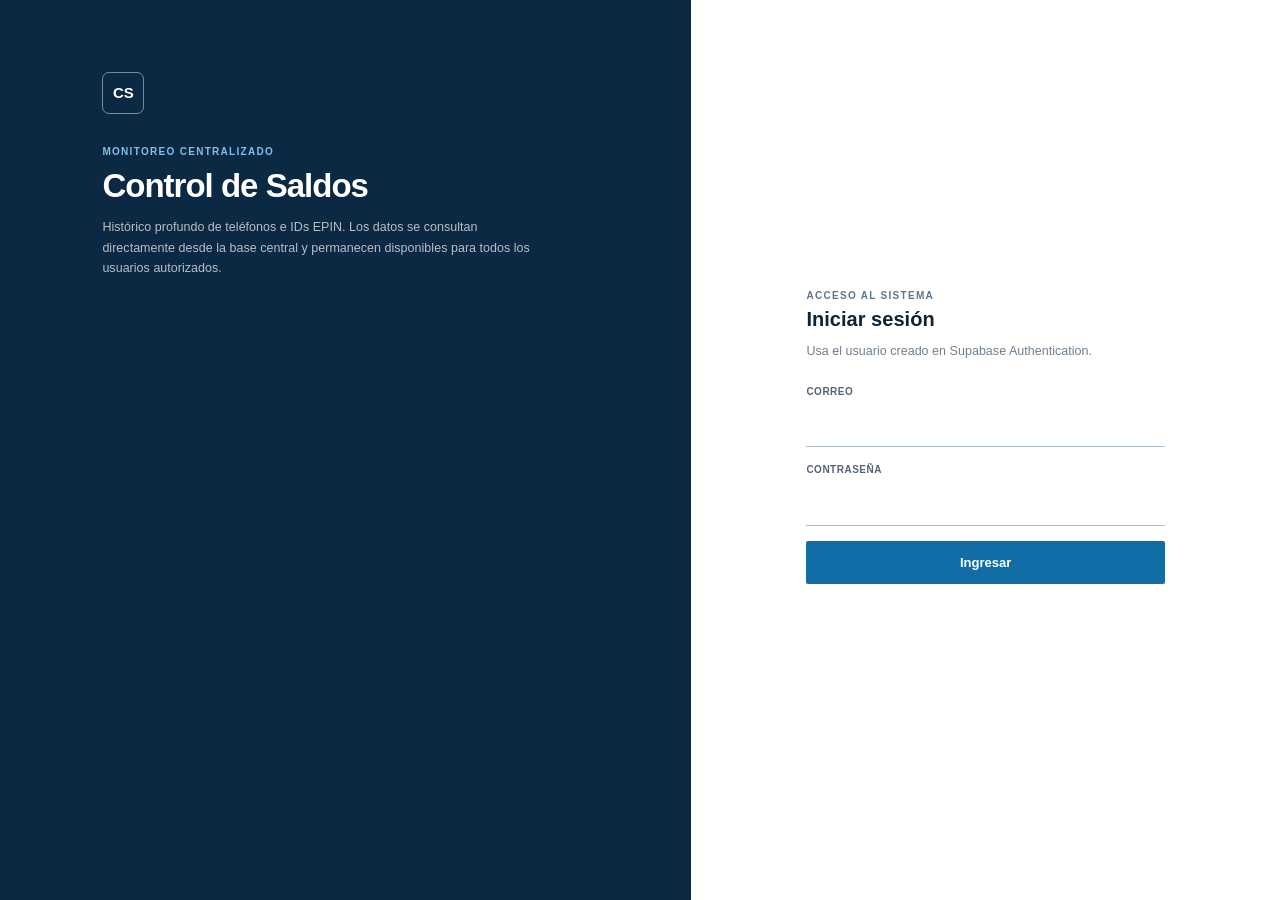
<file: web/index.html>
<!doctype html>
<html lang="es">

<head>
  <meta charset="utf-8" />
  <meta name="viewport" content="width=device-width,initial-scale=1" />
  <meta name="robots" content="noindex,nofollow" />
  <title>Control de Saldos EPIN</title>
  <meta name="monitor-version" content="SUPABASE-V2.4" />
  <link rel="stylesheet" href="./styles.css?v=28" />
</head>

<body>

  <section id="authScreen" class="auth-screen">
    <div class="auth-panel">
      <div class="auth-intro">
        <div class="brand-mark">CS</div>
        <span class="eyebrow">MONITOREO CENTRALIZADO</span>
        <h1>Control de Saldos</h1>
        <p>Histórico profundo de teléfonos e IDs EPIN. Los datos se consultan directamente desde la base central y
          permanecen disponibles para todos los usuarios autorizados.</p>
      </div>
      <form id="loginForm" class="auth-form">
        <span class="eyebrow">ACCESO AL SISTEMA</span>
        <h2>Iniciar sesión</h2>
        <p>Usa el usuario creado en Supabase Authentication.</p>
        <label for="loginEmail">Correo</label>
        <input id="loginEmail" type="email" autocomplete="username" required />
        <label for="loginPassword">Contraseña</label>
        <input id="loginPassword" type="password" autocomplete="current-password" required />
        <button id="loginBtn" class="btn primary" type="submit">Ingresar</button>
        <div id="loginError" class="auth-error"></div>
      </form>
    </div>
  </section>

  <div id="appShell" class="shell hidden">
    <aside class="sidebar">
      <div class="brand">
        <div class="brand-mark">CS</div>
        <div><strong>Control de Saldos</strong><span>Histórico EPIN</span></div>
      </div>
      <nav>
        <button class="nav-item active" data-view="overview">Resumen</button>
        <button class="nav-item" data-view="attention">Atención</button>
        <button class="nav-item" data-view="bajas">Bajas</button>
        <button class="nav-item" data-view="explorer">Explorador</button>
        <button class="nav-item" data-view="settings">Configuración</button>
      </nav>
      <div class="side-foot"><span id="sideDot" class="dot"></span>
        <div><b id="sideStatus">Conectando</b><small id="sideLast">Supabase central</small></div>
      </div>
    </aside>

    <div class="workspace">
      <header class="topbar">
        <div><span class="eyebrow">MONITOREO OPERATIVO</span>
          <h1 id="pageTitle">Resumen</h1>
        </div>
        <div class="top-actions">
          <div class="sync"><b id="headerStatus">Consultando Supabase</b><small id="headerMeta">Sin histórico</small>
          </div><button id="scanBtn" class="btn primary">Actualizar vista</button>
        </div>
      </header>

      <main>
        <section id="view-overview" class="view active">
          <div class="intro">
            <div><span class="eyebrow">LECTURA DEL HISTÓRICO</span>
              <h2>Qué está pasando con los teléfonos e IDs</h2>
              <p id="periodText">Cargando período disponible…</p>
            </div>
            <div class="snapshot"><span>Tomas</span><b id="snapshotCount">0</b></div>
          </div>

          <div class="kpis">
            <div class="kpi"><span>IDs / teléfonos</span><b id="clientsCount">0</b><small id="obsText">0
                observaciones</small></div>
            <div class="kpi attention"><span>Con movimiento</span><b id="attentionCount">0</b><small>Van a
                Atención</small></div>
            <div class="kpi baja"><span>Bajas confirmadas</span><b id="bajasCount">0</b><small>Siempre $0.00</small>
            </div>
            <div class="kpi urgent"><span>Urgentes</span><b id="urgentCount">0</b><small>Con movimiento y alerta
                alta</small></div>
            <div class="kpi"><span>En quiebre ahora</span><b id="quiebreCount">0</b><small>Solo casos con
                movimiento</small></div>
            <div class="kpi"><span>Por confirmar</span><b id="pendingCount">0</b><small>Falta histórico</small></div>
          </div>
          <div class="split">
            <section>
              <div class="section-head">
                <div><span class="eyebrow">PRIORIDAD</span>
                  <h2>Atención inmediata</h2>
                  <p>Casos con movimiento que necesitan revisión primero.</p>
                </div><button class="link-btn" data-goto="attention">Ver todos →</button>
              </div>
              <div class="table-wrap">
                <table>
                  <thead>
                    <tr>
                      <th>Prioridad</th>
                      <th>ID</th>
                      <th>Teléfono</th>
                      <th>Comercio</th>
                      <th class="num">Saldo</th>
                      <th class="num">Cambios</th>
                      <th class="num">Quiebres</th>
                      <th>Diagnóstico</th>
                      <th></th>
                    </tr>
                  </thead>
                  <tbody id="overviewAttentionRows"></tbody>
                </table>
              </div>
              <div id="overviewAttentionEmpty" class="empty hidden">No hay casos de atención todavía.</div>
            </section>

            <aside class="facts">
              <span class="eyebrow">LECTURA RÁPIDA</span>
              <h3>Comportamiento actual</h3>
              <dl>
                <div>
                  <dt>En $0 con movimiento previo</dt>
                  <dd id="zeroMovingCount">0</dd>
                </div>
                <div>
                  <dt>Reincidentes</dt>
                  <dd id="recurrentCount">0</dd>
                </div>
                <div>
                  <dt>Recuperados</dt>
                  <dd id="recoveredCount">0</dd>
                </div>
                <div>
                  <dt>Último movimiento: caída</dt>
                  <dd id="fallingCount">0</dd>
                </div>
                <div>
                  <dt>Último movimiento: recarga</dt>
                  <dd id="rechargingCount">0</dd>
                </div>
                <div>
                  <dt>Sin movimiento positivo</dt>
                  <dd id="noMovementCount">0</dd>
                </div>
              </dl>
            </aside>
          </div>

          <section class="bajas-preview">
            <div class="section-head">
              <div><span class="eyebrow">DEPURACIÓN</span>
                <h2>Bajas confirmadas</h2>
                <p>Estas no se mezclan con Atención porque nunca han tenido saldo positivo dentro del histórico cargado.
                </p>
              </div><button class="link-btn" data-goto="bajas">Abrir bajas →</button>
            </div>
            <div class="table-wrap">
              <table>
                <thead>
                  <tr>
                    <th>ID</th>
                    <th>Teléfono</th>
                    <th>Comercio</th>
                    <th class="num">Tomas</th>
                    <th>Primera toma</th>
                    <th>Última toma</th>
                    <th>Motivo</th>
                    <th></th>
                  </tr>
                </thead>
                <tbody id="overviewBajasRows"></tbody>
              </table>
            </div>
            <div id="overviewBajasEmpty" class="empty hidden">Todavía no hay bajas confirmadas.</div>
          </section>
        </section>

        <section id="view-attention" class="view">
          <div class="section-head">
            <div><span class="eyebrow">CON MOVIMIENTO</span>
              <h2>Atención</h2>
              <p>Todo ID/teléfono que haya cambiado de saldo aparece aquí. Las bajas quedan fuera.</p>
            </div>
            <div id="attentionResultCount" class="count">0 resultados</div>
          </div>
          <div class="filters"><input id="attentionSearch" type="search"
              placeholder="Buscar ID, teléfono o comercio"><select id="attentionCondition">
              <option value="">Todos los movimientos</option>
              <option value="quiebre">En quiebre ahora</option>
              <option value="reincidente">Reincidentes</option>
              <option value="cayendo">Último movimiento: caída</option>
              <option value="recargando">Último movimiento: recarga</option>
              <option value="recuperado">Recuperados</option>
            </select><select id="attentionSort">
              <option value="priority_score">Mayor prioridad</option>
              <option value="current_balance">Saldo actual más bajo</option>
              <option value="stockout_events">Más quiebres</option>
              <option value="changes_count">Más cambios</option>
              <option value="total_movement">Mayor movimiento $</option>
              <option value="last_movement_ts">Movimiento más reciente</option>
            </select></div>
          <div class="table-wrap tall">
            <table>
              <thead>
                <tr>
                  <th>Prioridad</th>
                  <th>ID</th>
                  <th>Teléfono</th>
                  <th>Comercio</th>
                  <th class="num">Saldo actual</th>
                  <th class="num">Cambios</th>
                  <th class="num">Mov. $</th>
                  <th class="num">Quiebres</th>
                  <th>Último movimiento</th>
                  <th>Diagnóstico</th>
                  <th></th>
                </tr>
              </thead>
              <tbody id="attentionRows"></tbody>
            </table>
          </div>
          <div id="attentionEmpty" class="empty hidden">No hay resultados.</div>
        </section>

        <section id="view-bajas" class="view">
          <div class="section-head">
            <div><span class="eyebrow">SIEMPRE $0.00</span>
              <h2>Bajas</h2>
              <p>Solo se confirma una baja cuando alcanza el mínimo de tomas configurado y todas están en $0.00.</p>
            </div>
            <div id="bajasResultCount" class="count">0 bajas</div>
          </div>
          <div class="filters two"><input id="bajasSearch" type="search"
              placeholder="Buscar ID, teléfono o comercio"><select id="bajasSort">
              <option value="observations">Más histórico</option>
              <option value="last_ts">Última toma</option>
            </select></div>
          <div class="table-wrap tall">
            <table>
              <thead>
                <tr>
                  <th>ID</th>
                  <th>Teléfono</th>
                  <th>Comercio</th>
                  <th class="num">Tomas en $0</th>
                  <th class="num">Saldo máximo</th>
                  <th>Desde</th>
                  <th>Hasta</th>
                  <th>Diagnóstico</th>
                  <th></th>
                </tr>
              </thead>
              <tbody id="bajasRows"></tbody>
            </table>
          </div>
          <div id="bajasEmpty" class="empty hidden">No hay bajas confirmadas.</div>
        </section>

        <section id="view-explorer" class="view">
          <div class="section-head">
            <div><span class="eyebrow">TODOS LOS REGISTROS</span>
              <h2>Explorador</h2>
              <p>Consulta cualquier ID o teléfono, incluyendo atención, bajas, sin movimiento y pendientes.</p>
            </div>
            <div id="explorerResultCount" class="count">0 resultados</div>
          </div>
          <div class="filters"><input id="explorerSearch" type="search"
              placeholder="Buscar ID, teléfono, comercio o nombre"><select id="classFilter">
              <option value="">Todas las clasificaciones</option>
              <option value="ATENCION URGENTE">Atención urgente</option>
              <option value="ATENCION">Atención</option>
              <option value="REACTIVADO">Reactivado</option>
              <option value="CON MOVIMIENTO">Con movimiento</option>
              <option value="BAJA">Baja</option>
              <option value="SIN MOVIMIENTO">Sin movimiento</option>
              <option value="POR CONFIRMAR">Por confirmar</option>
            </select><select id="explorerSort">
              <option value="priority_score">Mayor prioridad</option>
              <option value="observations">Más histórico</option>
              <option value="current_balance">Saldo actual</option>
              <option value="changes_count">Más cambios</option>
            </select></div>
          <div class="table-wrap tall">
            <table>
              <thead>
                <tr>
                  <th>Clasificación</th>
                  <th>ID</th>
                  <th>Teléfono</th>
                  <th>Comercio</th>
                  <th class="num">Saldo</th>
                  <th class="num">Tomas</th>
                  <th class="num">Cambios</th>
                  <th class="num">% en $0</th>
                  <th>Diagnóstico</th>
                  <th></th>
                </tr>
              </thead>
              <tbody id="explorerRows"></tbody>
            </table>
          </div>
          <div id="explorerEmpty" class="empty hidden">No hay resultados.</div>
        </section>

        <section id="view-settings" class="view">
          <div class="section-head">
            <div><span class="eyebrow">CONFIGURACIÓN CENTRAL</span>
              <h2>Fuente, reglas y conexión</h2>
              <p>La web ya no procesa archivos. Lee directamente la información consolidada en Supabase.</p>
            </div><span class="connection-pill">Conexión central</span>
          </div>
          <div class="cloud-settings">
            <div class="cloud-row">
              <div><b>Fuente de datos</b>
                <p>Carpeta que vigila el agente Windows.</p>
              </div>
              <div id="cfgSource" class="cloud-value">—</div>
            </div>
            <div class="cloud-row">
              <div><b>Última actualización</b>
                <p>Último reporte recibido por la base central.</p>
              </div>
              <div id="cfgLastUpload" class="cloud-value">—</div>
            </div>
            <div class="cloud-row">
              <div><b>Agente</b>
                <p>Computadora que mantiene el histórico actualizado.</p>
              </div>
              <div id="cfgAgent" class="cloud-value">—</div>
            </div>
            <div class="cloud-row">
              <div><b>Reglas</b>
                <p>Umbrales activos utilizados por la clasificación.</p>
              </div>
              <div id="cfgRules" class="cloud-value">—</div>
            </div>
            <div class="cloud-row">
              <div><b>Sesión</b>
                <p>Usuario que está consultando la información.</p>
              </div>
              <div id="cfgUser" class="cloud-value">—</div>
            </div>
          </div>
          <div class="account-actions"><button id="logoutBtn" class="btn ghost danger-text">Cerrar sesión</button></div>
        </section>
      </main>
    </div>
  </div>

  <div id="drawerOverlay" class="overlay hidden"></div>
  <aside id="drawer" class="drawer hidden">
    <header class="drawer-head">
      <div><span id="detailClass" class="badge">—</span>
        <h2 id="detailName">Historial</h2>
        <p id="detailMeta">—</p>
      </div><button id="closeDetailBtn" class="close">×</button>
    </header>
    <div id="detailDiagnosis" class="diagnosis"></div>
    <div id="detailStats" class="detail-stats"></div>
    <section class="history-section">
      <div class="history-head">
        <div>
          <h3>Evolución del saldo</h3><span id="chartRange">—</span>
        </div>
        <div class="range-buttons"><button data-range="all" class="range active">Todo</button><button data-range="24h"
            class="range">24 h</button><button data-range="7d" class="range">7 días</button><button data-range="30d"
            class="range">30 días</button></div>
      </div>
      <div id="chart" class="chart"></div>
    </section>
    <section class="history-section">
      <div class="history-head">
        <div>
          <h3>Resumen diario</h3><span>Cómo abrió, cayó, subió y cerró cada día.</span>
        </div>
      </div>
      <div class="table-wrap drawer-table">
        <table>
          <thead>
            <tr>
              <th>Fecha</th>
              <th class="num">Inicio</th>
              <th class="num">Mín.</th>
              <th class="num">Máx.</th>
              <th class="num">Cierre</th>
              <th class="num">Cambios</th>
              <th class="num">Consumo</th>
              <th class="num">Recargas</th>
            </tr>
          </thead>
          <tbody id="dailyRows"></tbody>
        </table>
      </div>
    </section>
    <section class="history-section">
      <div class="history-head">
        <div>
          <h3>Movimientos del histórico</h3><span id="eventsCount">0 movimientos</span>
        </div><button id="exportBtn" class="btn secondary small">Exportar CSV</button>
      </div>
      <div class="table-wrap drawer-table events">
        <table>
          <thead>
            <tr>
              <th>Fecha y hora</th>
              <th class="num">Saldo</th>
              <th class="num">Variación</th>
              <th>Evento</th>
            </tr>
          </thead>
          <tbody id="eventRows"></tbody>
        </table>
      </div>
    </section>
  </aside>

  <div id="toast" class="toast hidden"></div>

  <script src="./app.js?v=24"></script>
  <script src="./quiebre-report.js?v=3"></script>
  <script src="./master-data-import.js?v=1"></script>
  <script src="./sales-circuit-report.js?v=1"></script>
</body>

</html>
</file>
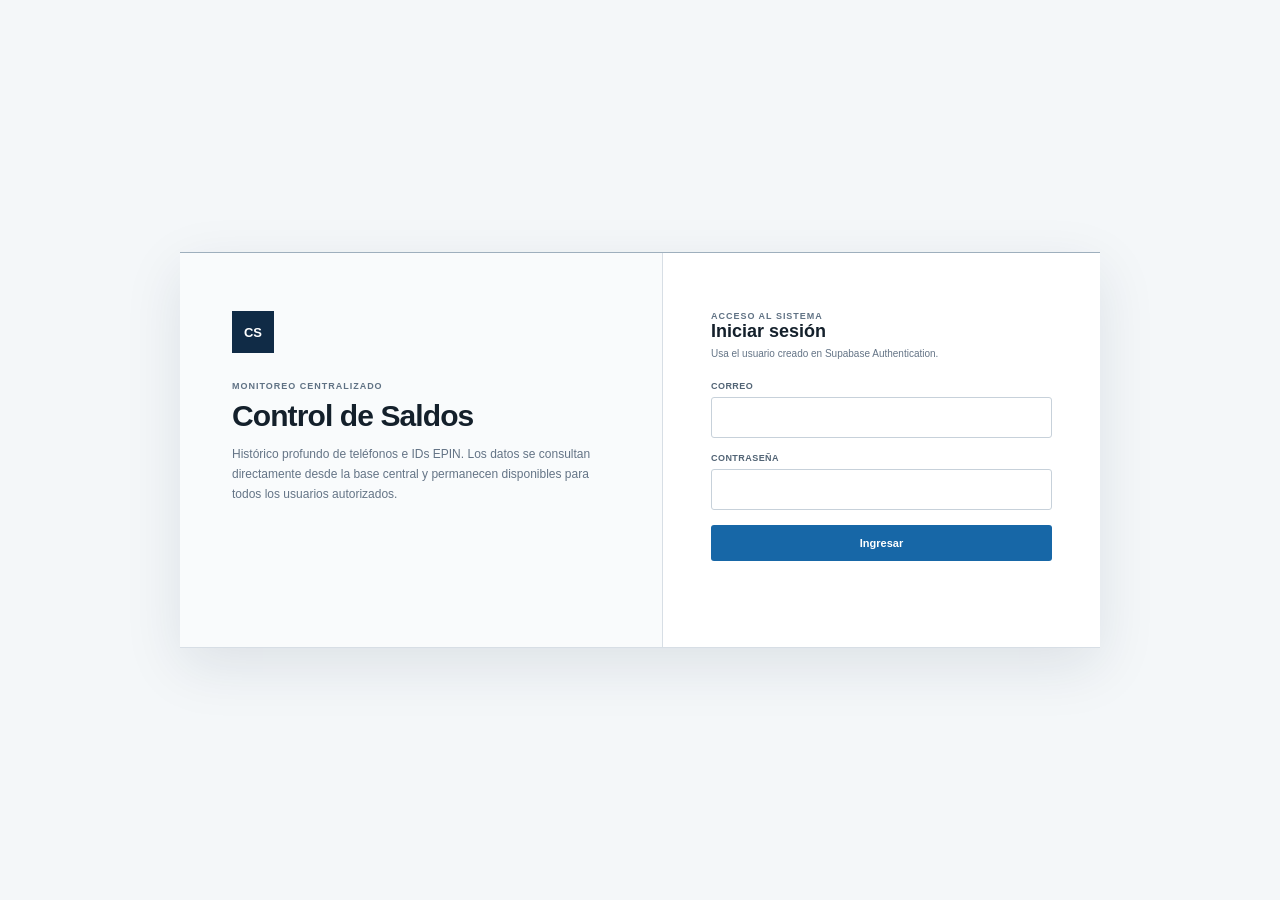
<file: web_supabase_final/index.html>
<!doctype html>
<html lang="es">
<head>
  <meta charset="utf-8" />
  <meta name="viewport" content="width=device-width,initial-scale=1" />
  <meta name="robots" content="noindex,nofollow" />
  <title>Control de Saldos EPIN</title>
  <meta name="monitor-version" content="SUPABASE-V2.4" />
  <link rel="stylesheet" href="./styles.css?v=24" />
</head>
<body>

<section id="authScreen" class="auth-screen">
  <div class="auth-panel">
    <div class="auth-intro">
      <div class="brand-mark">CS</div>
      <span class="eyebrow">MONITOREO CENTRALIZADO</span>
      <h1>Control de Saldos</h1>
      <p>Histórico profundo de teléfonos e IDs EPIN. Los datos se consultan directamente desde la base central y permanecen disponibles para todos los usuarios autorizados.</p>
    </div>
    <form id="loginForm" class="auth-form">
      <span class="eyebrow">ACCESO AL SISTEMA</span>
      <h2>Iniciar sesión</h2>
      <p>Usa el usuario creado en Supabase Authentication.</p>
      <label for="loginEmail">Correo</label>
      <input id="loginEmail" type="email" autocomplete="username" required />
      <label for="loginPassword">Contraseña</label>
      <input id="loginPassword" type="password" autocomplete="current-password" required />
      <button id="loginBtn" class="btn primary" type="submit">Ingresar</button>
      <div id="loginError" class="auth-error"></div>
    </form>
  </div>
</section>

<div id="appShell" class="shell hidden">
  <aside class="sidebar">
    <div class="brand"><div class="brand-mark">CS</div><div><strong>Control de Saldos</strong><span>Histórico EPIN</span></div></div>
    <nav>
      <button class="nav-item active" data-view="overview">Resumen</button>
      <button class="nav-item" data-view="attention">Atención</button>
      <button class="nav-item" data-view="bajas">Bajas</button>
      <button class="nav-item" data-view="explorer">Explorador</button>
      <button class="nav-item" data-view="settings">Configuración</button>
    </nav>
    <div class="side-foot"><span id="sideDot" class="dot"></span><div><b id="sideStatus">Conectando</b><small id="sideLast">Supabase central</small></div></div>
  </aside>

  <div class="workspace">
    <header class="topbar">
      <div><span class="eyebrow">MONITOREO OPERATIVO</span><h1 id="pageTitle">Resumen</h1></div>
      <div class="top-actions"><div class="sync"><b id="headerStatus">Consultando Supabase</b><small id="headerMeta">Sin histórico</small></div><button id="scanBtn" class="btn primary">Actualizar vista</button></div>
    </header>

    <main>
      <section id="view-overview" class="view active">
        <div class="intro"><div><span class="eyebrow">LECTURA DEL HISTÓRICO</span><h2>Qué está pasando con los teléfonos e IDs</h2><p id="periodText">Cargando período disponible…</p></div><div class="snapshot"><span>Tomas</span><b id="snapshotCount">0</b></div></div>

        <div class="kpis">
          <div class="kpi"><span>IDs / teléfonos</span><b id="clientsCount">0</b><small id="obsText">0 observaciones</small></div>
          <div class="kpi attention"><span>Con movimiento</span><b id="attentionCount">0</b><small>Van a Atención</small></div>
          <div class="kpi baja"><span>Bajas confirmadas</span><b id="bajasCount">0</b><small>Siempre $0.00</small></div>
          <div class="kpi urgent"><span>Urgentes</span><b id="urgentCount">0</b><small>Con movimiento y alerta alta</small></div>
          <div class="kpi"><span>En quiebre ahora</span><b id="quiebreCount">0</b><small>Solo casos con movimiento</small></div>
          <div class="kpi"><span>Por confirmar</span><b id="pendingCount">0</b><small>Falta histórico</small></div>
        </div>

        <div class="logic-strip">
          <div><b>BAJA</b><span>Varias tomas y todas exactamente en $0.00.</span></div>
          <div><b>ATENCIÓN</b><span>El saldo cambió al menos una vez. Aquí se analiza consumo, recargas y quiebres.</span></div>
          <div><b>SIN MOVIMIENTO</b><span>Tiene saldo positivo pero permanece idéntico.</span></div>
        </div>

        <div class="split">
          <section>
            <div class="section-head"><div><span class="eyebrow">PRIORIDAD</span><h2>Atención inmediata</h2><p>Casos con movimiento que necesitan revisión primero.</p></div><button class="link-btn" data-goto="attention">Ver todos →</button></div>
            <div class="table-wrap"><table><thead><tr><th>Prioridad</th><th>ID</th><th>Teléfono</th><th>Comercio</th><th class="num">Saldo</th><th class="num">Cambios</th><th class="num">Quiebres</th><th>Diagnóstico</th><th></th></tr></thead><tbody id="overviewAttentionRows"></tbody></table></div>
            <div id="overviewAttentionEmpty" class="empty hidden">No hay casos de atención todavía.</div>
          </section>

          <aside class="facts">
            <span class="eyebrow">LECTURA RÁPIDA</span>
            <h3>Comportamiento actual</h3>
            <dl>
              <div><dt>En $0 con movimiento previo</dt><dd id="zeroMovingCount">0</dd></div>
              <div><dt>Reincidentes</dt><dd id="recurrentCount">0</dd></div>
              <div><dt>Recuperados</dt><dd id="recoveredCount">0</dd></div>
              <div><dt>Último movimiento: caída</dt><dd id="fallingCount">0</dd></div>
              <div><dt>Último movimiento: recarga</dt><dd id="rechargingCount">0</dd></div>
              <div><dt>Sin movimiento positivo</dt><dd id="noMovementCount">0</dd></div>
            </dl>
          </aside>
        </div>

        <section class="bajas-preview">
          <div class="section-head"><div><span class="eyebrow">DEPURACIÓN</span><h2>Bajas confirmadas</h2><p>Estas no se mezclan con Atención porque nunca han tenido saldo positivo dentro del histórico cargado.</p></div><button class="link-btn" data-goto="bajas">Abrir bajas →</button></div>
          <div class="table-wrap"><table><thead><tr><th>ID</th><th>Teléfono</th><th>Comercio</th><th class="num">Tomas</th><th>Primera toma</th><th>Última toma</th><th>Motivo</th><th></th></tr></thead><tbody id="overviewBajasRows"></tbody></table></div>
          <div id="overviewBajasEmpty" class="empty hidden">Todavía no hay bajas confirmadas.</div>
        </section>
      </section>

      <section id="view-attention" class="view">
        <div class="section-head"><div><span class="eyebrow">CON MOVIMIENTO</span><h2>Atención</h2><p>Todo ID/teléfono que haya cambiado de saldo aparece aquí. Las bajas quedan fuera.</p></div><div id="attentionResultCount" class="count">0 resultados</div></div>
        <div class="filters"><input id="attentionSearch" type="search" placeholder="Buscar ID, teléfono o comercio"><select id="attentionCondition"><option value="">Todos los movimientos</option><option value="quiebre">En quiebre ahora</option><option value="reincidente">Reincidentes</option><option value="cayendo">Último movimiento: caída</option><option value="recargando">Último movimiento: recarga</option><option value="recuperado">Recuperados</option></select><select id="attentionSort"><option value="priority_score">Mayor prioridad</option><option value="current_balance">Saldo actual más bajo</option><option value="stockout_events">Más quiebres</option><option value="changes_count">Más cambios</option><option value="total_movement">Mayor movimiento $</option><option value="last_movement_ts">Movimiento más reciente</option></select></div>
        <div class="table-wrap tall"><table><thead><tr><th>Prioridad</th><th>ID</th><th>Teléfono</th><th>Comercio</th><th class="num">Saldo actual</th><th class="num">Cambios</th><th class="num">Mov. $</th><th class="num">Quiebres</th><th>Último movimiento</th><th>Diagnóstico</th><th></th></tr></thead><tbody id="attentionRows"></tbody></table></div>
        <div id="attentionEmpty" class="empty hidden">No hay resultados.</div>
      </section>

      <section id="view-bajas" class="view">
        <div class="section-head"><div><span class="eyebrow">SIEMPRE $0.00</span><h2>Bajas</h2><p>Solo se confirma una baja cuando alcanza el mínimo de tomas configurado y todas están en $0.00.</p></div><div id="bajasResultCount" class="count">0 bajas</div></div>
        <div class="filters two"><input id="bajasSearch" type="search" placeholder="Buscar ID, teléfono o comercio"><select id="bajasSort"><option value="observations">Más histórico</option><option value="last_ts">Última toma</option></select></div>
        <div class="table-wrap tall"><table><thead><tr><th>ID</th><th>Teléfono</th><th>Comercio</th><th class="num">Tomas en $0</th><th class="num">Saldo máximo</th><th>Desde</th><th>Hasta</th><th>Diagnóstico</th><th></th></tr></thead><tbody id="bajasRows"></tbody></table></div>
        <div id="bajasEmpty" class="empty hidden">No hay bajas confirmadas.</div>
      </section>

      <section id="view-explorer" class="view">
        <div class="section-head"><div><span class="eyebrow">TODOS LOS REGISTROS</span><h2>Explorador</h2><p>Consulta cualquier ID o teléfono, incluyendo atención, bajas, sin movimiento y pendientes.</p></div><div id="explorerResultCount" class="count">0 resultados</div></div>
        <div class="filters"><input id="explorerSearch" type="search" placeholder="Buscar ID, teléfono, comercio o nombre"><select id="classFilter"><option value="">Todas las clasificaciones</option><option value="ATENCION URGENTE">Atención urgente</option><option value="ATENCION">Atención</option><option value="REACTIVADO">Reactivado</option><option value="CON MOVIMIENTO">Con movimiento</option><option value="BAJA">Baja</option><option value="SIN MOVIMIENTO">Sin movimiento</option><option value="POR CONFIRMAR">Por confirmar</option></select><select id="explorerSort"><option value="priority_score">Mayor prioridad</option><option value="observations">Más histórico</option><option value="current_balance">Saldo actual</option><option value="changes_count">Más cambios</option></select></div>
        <div class="table-wrap tall"><table><thead><tr><th>Clasificación</th><th>ID</th><th>Teléfono</th><th>Comercio</th><th class="num">Saldo</th><th class="num">Tomas</th><th class="num">Cambios</th><th class="num">% en $0</th><th>Diagnóstico</th><th></th></tr></thead><tbody id="explorerRows"></tbody></table></div>
        <div id="explorerEmpty" class="empty hidden">No hay resultados.</div>
      </section>

      <section id="view-settings" class="view">
        <div class="section-head"><div><span class="eyebrow">CONFIGURACIÓN CENTRAL</span><h2>Fuente, reglas y conexión</h2><p>La web ya no procesa archivos. Lee directamente la información consolidada en Supabase.</p></div><span class="connection-pill">Conexión central</span></div>
        <div class="cloud-settings">
          <div class="cloud-row"><div><b>Fuente de datos</b><p>Carpeta que vigila el agente Windows.</p></div><div id="cfgSource" class="cloud-value">—</div></div>
          <div class="cloud-row"><div><b>Última actualización</b><p>Último reporte recibido por la base central.</p></div><div id="cfgLastUpload" class="cloud-value">—</div></div>
          <div class="cloud-row"><div><b>Agente</b><p>Computadora que mantiene el histórico actualizado.</p></div><div id="cfgAgent" class="cloud-value">—</div></div>
          <div class="cloud-row"><div><b>Reglas</b><p>Umbrales activos utilizados por la clasificación.</p></div><div id="cfgRules" class="cloud-value">—</div></div>
          <div class="cloud-row"><div><b>Sesión</b><p>Usuario que está consultando la información.</p></div><div id="cfgUser" class="cloud-value">—</div></div>
        </div>
        <div class="account-actions"><button id="logoutBtn" class="btn ghost danger-text">Cerrar sesión</button></div>
      </section>
    </main>
  </div>
</div>

<div id="drawerOverlay" class="overlay hidden"></div>
<aside id="drawer" class="drawer hidden">
  <header class="drawer-head"><div><span id="detailClass" class="badge">—</span><h2 id="detailName">Historial</h2><p id="detailMeta">—</p></div><button id="closeDetailBtn" class="close">×</button></header>
  <div id="detailDiagnosis" class="diagnosis"></div>
  <div id="detailStats" class="detail-stats"></div>
  <section class="history-section"><div class="history-head"><div><h3>Evolución del saldo</h3><span id="chartRange">—</span></div><div class="range-buttons"><button data-range="all" class="range active">Todo</button><button data-range="24h" class="range">24 h</button><button data-range="7d" class="range">7 días</button><button data-range="30d" class="range">30 días</button></div></div><div id="chart" class="chart"></div></section>
  <section class="history-section"><div class="history-head"><div><h3>Resumen diario</h3><span>Cómo abrió, cayó, subió y cerró cada día.</span></div></div><div class="table-wrap drawer-table"><table><thead><tr><th>Fecha</th><th class="num">Inicio</th><th class="num">Mín.</th><th class="num">Máx.</th><th class="num">Cierre</th><th class="num">Cambios</th><th class="num">Consumo</th><th class="num">Recargas</th></tr></thead><tbody id="dailyRows"></tbody></table></div></section>
  <section class="history-section"><div class="history-head"><div><h3>Movimientos del histórico</h3><span id="eventsCount">0 movimientos</span></div><button id="exportBtn" class="btn secondary small">Exportar CSV</button></div><div class="table-wrap drawer-table events"><table><thead><tr><th>Fecha y hora</th><th class="num">Saldo</th><th class="num">Variación</th><th>Evento</th></tr></thead><tbody id="eventRows"></tbody></table></div></section>
</aside>

<div id="toast" class="toast hidden"></div>
<script src="./app.js?v=24"></script>
</body>
</html>
</file>
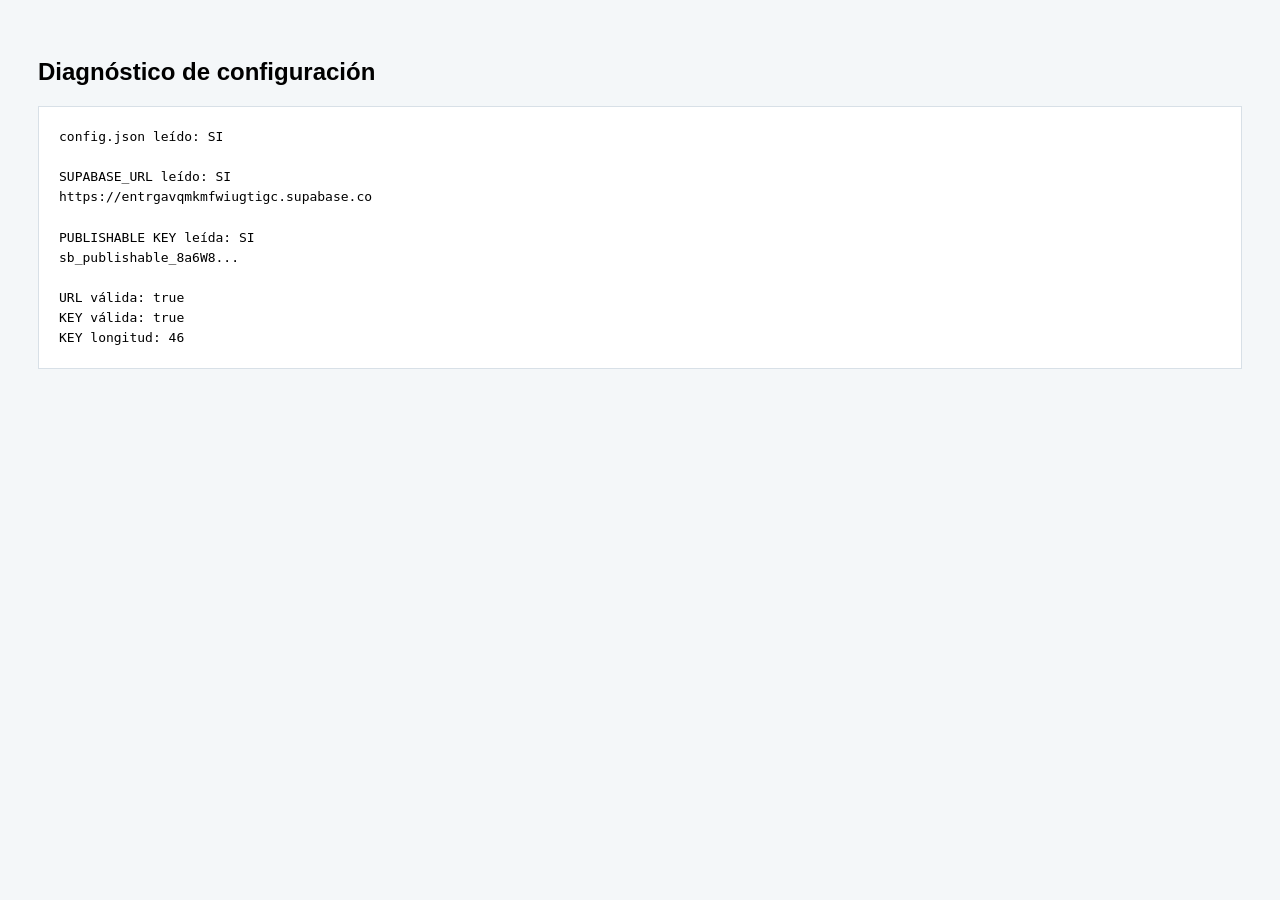
<file: web/DIAGNOSTICO_CONFIG.html>
<!doctype html>
<html lang="es">
<head>
<meta charset="utf-8">
<title>Diagnóstico config.json</title>
</head>
<body style="font-family:Segoe UI,Arial;background:#f4f7f9;padding:30px">
<h2>Diagnóstico de configuración</h2>
<pre id="out" style="background:#fff;border:1px solid #d8e0e7;padding:20px;line-height:1.55">Leyendo config.json...</pre>
<script>
(async()=>{
  const o=document.getElementById('out');
  try{
    const r=await fetch('./config.json?v=24',{cache:'no-store'});
    const raw=await r.text();
    if(!r.ok) throw new Error('HTTP '+r.status+'\n'+raw);
    const c=JSON.parse(raw);
    const url=String(c.supabase_url||'').trim();
    const key=String(c.supabase_publishable_key||'').trim();
    o.textContent=
      'config.json leído: SI\n\n'+
      'SUPABASE_URL leído: '+(url?'SI':'NO')+'\n'+
      (url?url+'\n':'')+
      '\nPUBLISHABLE KEY leída: '+(key?'SI':'NO')+'\n'+
      (key?key.slice(0,20)+'...\n':'')+
      '\nURL válida: '+String(url.startsWith('https://')&&url.includes('.supabase.co'))+
      '\nKEY válida: '+String(key.startsWith('sb_publishable_'))+
      '\nKEY longitud: '+key.length;
  }catch(e){
    o.textContent='ERROR:\n'+e.message;
  }
})();
</script>
</body>
</html>
</file>
<file: web/styles.css>
:root{--navy:#102b46;--blue:#1767a7;--ink:#14202b;--muted:#647486;--line:#d7dee5;--soft:#eef2f5;--bg:#f6f8fa;--white:#fff;--danger:#b42318;--warn:#a15c00;--ok:#137333;--sidebar:220px}*{box-sizing:border-box}body{margin:0;font-family:Inter,Segoe UI,Arial,sans-serif;color:var(--ink);background:var(--bg);font-size:13px}.hidden{display:none!important}.shell{min-height:100vh}.sidebar{position:fixed;inset:0 auto 0 0;width:var(--sidebar);background:var(--navy);color:#fff;padding:24px 16px;display:flex;flex-direction:column;z-index:30}.brand{display:flex;gap:11px;align-items:center;padding:0 8px 24px;border-bottom:1px solid rgba(255,255,255,.13)}.brand-mark{width:34px;height:34px;border:1px solid rgba(255,255,255,.32);display:grid;place-items:center;font-weight:800}.brand strong{display:block;font-size:13px}.brand span{display:block;font-size:10px;color:#aec3d5;margin-top:2px}.sidebar nav{display:flex;flex-direction:column;margin-top:20px}.nav-item{background:none;border:0;color:#b9cad8;text-align:left;padding:12px 10px;border-left:2px solid transparent;font-weight:650;cursor:pointer}.nav-item:hover{color:#fff}.nav-item.active{color:#fff;border-left-color:#66b4ea;background:rgba(255,255,255,.055)}.side-foot{margin-top:auto;border-top:1px solid rgba(255,255,255,.13);padding:18px 8px 0;display:flex;gap:9px}.side-foot b,.side-foot small{display:block}.side-foot b{font-size:10px}.side-foot small{font-size:9px;color:#9eb4c6;margin-top:3px}.dot{width:8px;height:8px;border-radius:50%;background:#7f93a4;margin-top:3px}.dot.ok{background:#55b979}.dot.busy{background:#e0b14e}.dot.error{background:#e46b61}.workspace{margin-left:var(--sidebar)}.topbar{height:78px;background:#fff;border-bottom:1px solid var(--line);display:flex;align-items:center;justify-content:space-between;padding:0 32px;position:sticky;top:0;z-index:20}.eyebrow{font-size:9px;letter-spacing:.11em;color:#607284;font-weight:800}.topbar h1{font-size:20px;margin:3px 0 0}.top-actions{display:flex;gap:18px;align-items:center}.sync{text-align:right}.sync b,.sync small{display:block}.sync b{font-size:10px}.sync small{font-size:9px;color:var(--muted);margin-top:2px}.btn{min-height:36px;border:1px solid transparent;background:#fff;padding:0 13px;font-size:11px;font-weight:700;cursor:pointer;border-radius:3px}.btn:disabled{opacity:.55;cursor:default}.btn.primary{background:var(--blue);color:#fff}.btn.secondary{border-color:#b9c6d2;color:#23384a}.btn.ghost{border-color:var(--line);color:#405364}.btn.small{min-height:30px}.danger-text{color:var(--danger)!important}main{padding:30px 32px 60px;max-width:1700px;margin:auto}.view{display:none}.view.active{display:block}.intro,.section-head{display:flex;justify-content:space-between;gap:20px;align-items:flex-end}.intro{margin-bottom:18px}.intro h2,.section-head h2{font-size:20px;margin:5px 0 5px;letter-spacing:-.02em}.intro p,.section-head p{margin:0;color:var(--muted);font-size:11px}.snapshot{text-align:right;border-left:1px solid var(--line);padding-left:22px}.snapshot span{display:block;font-size:9px;color:var(--muted);text-transform:uppercase}.snapshot b{font-size:26px}.kpis{display:grid;grid-template-columns:repeat(6,1fr);background:#fff;border-top:1px solid #aebbc7;border-bottom:1px solid var(--line)}.kpi{padding:17px;border-right:1px solid var(--line);min-height:98px}.kpi:last-child{border-right:0}.kpi span{display:block;text-transform:uppercase;font-size:9px;letter-spacing:.06em;color:#5f6f7d;font-weight:800}.kpi b{display:block;font-size:28px;margin:9px 0 4px}.kpi small{font-size:9px;color:#7a8792}.kpi.attention{border-top:3px solid var(--blue);padding-top:14px}.kpi.baja{border-top:3px solid #687684;padding-top:14px}.kpi.urgent{border-top:3px solid var(--danger);padding-top:14px}.logic-strip{display:grid;grid-template-columns:repeat(3,1fr);margin-top:18px;border-top:1px solid var(--line);border-bottom:1px solid var(--line);background:#fff}.logic-strip>div{padding:13px 16px;border-right:1px solid var(--line)}.logic-strip>div:last-child{border-right:0}.logic-strip b{display:block;font-size:10px}.logic-strip span{font-size:10px;color:var(--muted);line-height:1.45}.split{display:grid;grid-template-columns:minmax(0,1fr) 300px;gap:24px;margin-top:30px}.section-head{margin-bottom:12px}.section-head .count,.count{font-size:11px;color:var(--muted)}.link-btn{border:0;background:none;color:var(--blue);font-size:11px;font-weight:750;cursor:pointer}.facts{background:#fff;border-top:1px solid #aebbc7;border-bottom:1px solid var(--line);padding:18px}.facts h3{font-size:15px;margin:5px 0 12px}.facts dl{margin:0}.facts dl div{display:flex;justify-content:space-between;gap:10px;padding:10px 0;border-bottom:1px solid var(--soft)}.facts dt{font-size:10px;color:var(--muted)}.facts dd{margin:0;font-weight:800;font-variant-numeric:tabular-nums}.bajas-preview{margin-top:30px}.table-wrap{overflow:auto;background:#fff;border-top:1px solid #b7c2cc;border-bottom:1px solid var(--line)}table{border-collapse:collapse;width:100%;min-width:1050px}th{background:#f0f3f6;color:#506273;text-align:left;font-size:8.5px;text-transform:uppercase;letter-spacing:.06em;padding:9px 10px;border-bottom:1px solid #cbd4dc;white-space:nowrap}td{padding:10px;border-bottom:1px solid var(--soft);font-size:10.5px;vertical-align:middle}tbody tr:hover{background:#f8fafb}.num{text-align:right;font-variant-numeric:tabular-nums}.empty{background:#fff;padding:24px;text-align:center;color:var(--muted);font-size:11px;border-bottom:1px solid var(--line)}.badge{display:inline-block;font-size:8.5px;font-weight:800;letter-spacing:.04em;text-transform:uppercase}.badge.ATENCION{color:var(--blue)}.badge.BAJA{color:#5b6874}.badge.SIN_MOVIMIENTO{color:#6b5f00}.badge.POR_CONFIRMAR{color:#7c8792}.priority{font-size:8.5px;font-weight:800}.priority.URGENTE{color:var(--danger)}.priority.ALTA{color:#a35100}.priority.MEDIA{color:#8a6a00}.priority.SEGUIMIENTO{color:var(--blue)}.priority.BAJA,.priority.OBSERVAR,.priority.PENDIENTE{color:#6b7885}.diagnosis-cell{max-width:340px;white-space:normal;color:#516171;line-height:1.35}.history-btn{border:1px solid #c9d2db;background:#fff;color:#1e4f78;padding:6px 8px;font-size:9px;font-weight:700;cursor:pointer;border-radius:3px;white-space:nowrap}.filters{display:grid;grid-template-columns:minmax(280px,1fr) 220px 240px;gap:8px;margin:18px 0 11px}.filters.two{grid-template-columns:minmax(280px,1fr) 240px}.filters input,.filters select,.settings input,.settings select{width:100%;min-height:39px;border:1px solid #cbd5de;background:#fff;padding:8px 10px;border-radius:3px;font-size:11px;outline:none}.filters input:focus,.filters select:focus,.settings input:focus,.settings select:focus{border-color:#6d9abc;box-shadow:0 0 0 2px rgba(23,103,167,.08)}.tall{max-height:calc(100vh - 220px)}.settings{background:#fff;border-top:1px solid #aebbc7;border-bottom:1px solid var(--line)}.setting-row{display:grid;grid-template-columns:minmax(300px,.9fr) minmax(340px,1.1fr);gap:40px;padding:22px 24px;border-bottom:1px solid var(--line);align-items:start}.setting-row b{font-size:12px}.setting-row p{font-size:10px;color:var(--muted);margin:4px 0 0;max-width:520px;line-height:1.45}.folder-control{display:grid;grid-template-columns:1fr auto auto;gap:7px}.folder-control small{grid-column:1/-1;color:var(--muted);font-size:10px}.folder-control small.ok{color:var(--ok)}.folder-control small.error{color:var(--danger)}.settings-actions{display:flex;justify-content:space-between;gap:12px;padding:18px 24px}.settings-actions>div{display:flex;gap:8px}.save-state{font-size:10px;color:var(--muted)}.save-state.dirty{color:#9a6700}.save-state.saved{color:var(--ok)}.overlay{position:fixed;inset:0;background:rgba(8,24,39,.34);z-index:60}.drawer{position:fixed;right:0;top:0;bottom:0;width:min(940px,96vw);background:#fff;z-index:61;overflow:auto;border-left:1px solid #bdc8d2;box-shadow:-18px 0 40px rgba(10,29,46,.15);padding:22px 25px 40px}.drawer-head{display:flex;justify-content:space-between;gap:20px;border-bottom:1px solid var(--line);padding-bottom:15px}.drawer-head h2{font-size:20px;margin:5px 0 3px}.drawer-head p{margin:0;color:var(--muted);font-size:10px}.close{border:1px solid var(--line);background:#fff;width:34px;height:34px;font-size:22px;color:#4e5d6a;cursor:pointer}.diagnosis{padding:14px 0;border-bottom:1px solid var(--line)}.diagnosis p{margin:0 0 5px;font-size:11px;line-height:1.45}.diagnosis p:last-child{margin-bottom:0}.detail-stats{display:grid;grid-template-columns:repeat(4,1fr);border-bottom:1px solid var(--line)}.detail-stats div{padding:13px 11px;border-right:1px solid var(--soft)}.detail-stats div:nth-child(4n){border-right:0}.detail-stats b{display:block;font-size:16px}.detail-stats span{display:block;font-size:8.5px;color:var(--muted);text-transform:uppercase;margin-top:3px;letter-spacing:.04em}.history-section{margin-top:24px}.history-head{display:flex;justify-content:space-between;align-items:flex-end;gap:12px;margin-bottom:8px}.history-head h3{margin:0 0 3px;font-size:13px}.history-head span{font-size:9.5px;color:var(--muted)}.range-buttons{display:flex;gap:4px}.range{border:1px solid var(--line);background:#fff;padding:5px 8px;font-size:9px;cursor:pointer}.range.active{background:#eaf2f8;border-color:#8fb3d0;color:#155787}.chart{height:300px;border-top:1px solid var(--line);border-bottom:1px solid var(--line);background:#fcfdfe;position:relative;overflow:hidden;color:var(--blue)}.chart svg{width:100%;height:100%;display:block}.drawer-table{max-height:300px}.drawer-table.events{max-height:440px}.event-bad{color:var(--danger);font-weight:800}.event-good{color:var(--ok);font-weight:800}.event-neutral{color:#526271}.toast{position:fixed;right:22px;bottom:22px;background:#102b46;color:#fff;z-index:100;padding:12px 14px;min-width:240px;max-width:520px;font-size:10.5px;border-left:3px solid #60a8dd;box-shadow:0 10px 30px rgba(0,0,0,.18)}@media(max-width:1200px){.kpis{grid-template-columns:repeat(3,1fr)}.split{grid-template-columns:1fr}.setting-row{grid-template-columns:1fr;gap:14px}.filters{grid-template-columns:1fr 190px 210px}}@media(max-width:760px){.sidebar{position:static;width:100%;height:auto}.sidebar nav{flex-direction:row;overflow:auto}.side-foot{display:none}.workspace{margin-left:0}.topbar{position:static;padding:14px 16px;height:auto}.sync{display:none}main{padding:22px 14px 50px}.kpis{grid-template-columns:repeat(2,1fr)}.logic-strip{grid-template-columns:1fr}.logic-strip>div{border-right:0;border-bottom:1px solid var(--line)}.filters,.filters.two{grid-template-columns:1fr}.folder-control{grid-template-columns:1fr}.folder-control small{grid-column:1}.settings-actions{flex-direction:column}.settings-actions>div{flex-direction:column}.detail-stats{grid-template-columns:repeat(2,1fr)}.drawer{width:100%;padding:18px 14px}.history-head{align-items:flex-start;flex-direction:column}}

/* =========================================================
   NUBE / AUTENTICACIÓN - mantiene la estética v1.4
   ========================================================= */
.auth-screen{position:fixed;inset:0;z-index:200;background:#f4f7f9;display:grid;place-items:center;padding:24px}
.auth-panel{width:min(920px,100%);background:#fff;border-top:1px solid #9eafbd;border-bottom:1px solid var(--line);display:grid;grid-template-columns:1.05fr .95fr;box-shadow:0 18px 54px rgba(16,43,70,.10)}
.auth-intro{padding:58px 52px;background:#f9fbfc;border-right:1px solid var(--line)}
.auth-intro .brand-mark{margin-bottom:24px;background:var(--navy);color:#fff;border:0;width:42px;height:42px}
.auth-intro h1{font-size:30px;margin:7px 0 12px;letter-spacing:-.03em}
.auth-intro p{color:var(--muted);font-size:12px;line-height:1.65;max-width:440px}
.auth-form{padding:58px 48px;display:flex;flex-direction:column;justify-content:center}
.auth-form h2{font-size:18px;margin:0 0 6px}
.auth-form>p{font-size:10px;color:var(--muted);margin:0 0 22px}
.auth-form label{font-size:9px;text-transform:uppercase;letter-spacing:.05em;font-weight:800;color:#526475;margin:0 0 6px}
.auth-form input{min-height:41px;border:1px solid #c7d1da;padding:9px 10px;margin-bottom:15px;outline:none;font-size:11px;border-radius:3px}
.auth-form input:focus{border-color:#6d9abc;box-shadow:0 0 0 2px rgba(23,103,167,.08)}
.auth-error{color:var(--danger);font-size:10px;min-height:18px;margin-top:10px;line-height:1.4}
.cloud-settings{background:#fff;border-top:1px solid #aebbc7;border-bottom:1px solid var(--line)}
.cloud-row{display:grid;grid-template-columns:minmax(280px,.8fr) minmax(340px,1.2fr);gap:40px;padding:20px 24px;border-bottom:1px solid var(--line);align-items:center}
.cloud-row:last-child{border-bottom:0}
.cloud-row b{font-size:11px}
.cloud-row p{font-size:10px;color:var(--muted);margin:4px 0 0;line-height:1.45}
.cloud-value{text-align:right;font-size:11px;font-weight:750;color:#284158;word-break:break-word}
.cloud-value small{display:block;color:var(--muted);font-weight:500;margin-top:3px}
.account-actions{display:flex;justify-content:flex-end;gap:8px;margin-top:16px}
.connection-pill{display:inline-flex;align-items:center;gap:6px;font-size:9px;font-weight:800;color:var(--ok)}
.connection-pill:before{content:"";width:7px;height:7px;border-radius:50%;background:#55b979}
@media(max-width:760px){
  .auth-panel{grid-template-columns:1fr}
  .auth-intro{padding:34px 28px;border-right:0;border-bottom:1px solid var(--line)}
  .auth-form{padding:34px 28px}
  .cloud-row{grid-template-columns:1fr;gap:10px}
  .cloud-value{text-align:left}
}


/* =========================================================
   DISEÑO v2.5 — SOLO PRESENTACIÓN
   NO MODIFICA LÓGICA, DATOS, SUPABASE NI EVENTOS
   ========================================================= */

:root{
  --navy:#0d2c49;
  --navy-2:#123b5f;
  --blue:#1674b8;
  --blue-2:#2a8ed0;
  --ink:#102231;
  --muted:#687b8c;
  --line:#d8e1e8;
  --line-strong:#c7d3dc;
  --soft:#edf3f7;
  --soft-blue:#f0f7fc;
  --bg:#f3f7fa;
  --white:#fff;
  --danger:#bb2b21;
  --warn:#a36a0a;
  --ok:#18733c;
  --sidebar:220px;
  --shadow:0 10px 30px rgba(12,43,70,.07);
  --shadow-soft:0 3px 14px rgba(12,43,70,.055);
}

html{scroll-behavior:smooth}

body{
  background:
    radial-gradient(circle at 85% -10%,rgba(31,128,190,.07),transparent 28%),
    linear-gradient(180deg,#f7fafc 0,#f3f7fa 240px,#f3f7fa 100%);
  color:var(--ink);
  letter-spacing:.002em;
}

/* Sidebar más corporativo */
.sidebar{
  background:
    linear-gradient(180deg,#0b2944 0%,#103653 52%,#0d2c49 100%);
  box-shadow:8px 0 28px rgba(7,31,52,.08);
  border-right:1px solid rgba(255,255,255,.06);
}

.brand{
  padding-bottom:26px;
}

.brand-mark{
  border-radius:6px;
  background:rgba(255,255,255,.055);
  box-shadow:inset 0 0 0 1px rgba(255,255,255,.04);
}

.brand strong{
  font-size:13.5px;
  letter-spacing:-.01em;
}

.nav-item{
  margin:2px 0;
  border-radius:0 6px 6px 0;
  transition:background .18s ease,color .18s ease,border-color .18s ease,transform .18s ease;
}

.nav-item:hover{
  background:rgba(255,255,255,.055);
  transform:translateX(2px);
}

.nav-item.active{
  border-left-color:#65bdf2;
  background:linear-gradient(90deg,rgba(57,147,204,.19),rgba(255,255,255,.045));
  box-shadow:inset 0 0 0 1px rgba(255,255,255,.025);
}

/* Barra superior más limpia */
.topbar{
  height:82px;
  background:rgba(255,255,255,.94);
  backdrop-filter:blur(10px);
  border-bottom:1px solid rgba(198,211,221,.9);
  box-shadow:0 2px 12px rgba(15,46,72,.035);
}

.topbar h1{
  font-size:21px;
  letter-spacing:-.025em;
}

.eyebrow{
  color:#5e768b;
  letter-spacing:.13em;
}

/* Botones */
.btn{
  border-radius:5px;
  transition:transform .15s ease,box-shadow .15s ease,background .15s ease,border-color .15s ease;
}

.btn:hover:not(:disabled){
  transform:translateY(-1px);
}

.btn.primary{
  background:linear-gradient(180deg,#1978b9,#1167a3);
  box-shadow:0 5px 13px rgba(18,104,164,.16);
}

.btn.primary:hover:not(:disabled){
  box-shadow:0 7px 18px rgba(18,104,164,.22);
}

.btn.secondary:hover:not(:disabled),
.btn.ghost:hover:not(:disabled){
  background:#f6f9fb;
  border-color:#9fb2c1;
}

/* Área principal */
main{
  padding-top:34px;
}

.intro h2,.section-head h2{
  font-size:21px;
  color:#10283d;
}

.intro p,.section-head p{
  line-height:1.5;
}

/* KPIs: más profundidad sin convertirlos en tarjetas pesadas */
.kpis{
  border-top:1px solid var(--line-strong);
  border-bottom:1px solid var(--line);
  box-shadow:var(--shadow-soft);
  position:relative;
}

.kpis:before{
  content:"";
  position:absolute;
  left:0;right:0;top:-1px;
  height:1px;
  background:linear-gradient(90deg,#0e4f7d,#58a7d8 42%,transparent 72%);
  opacity:.42;
}

.kpi{
  position:relative;
  background:linear-gradient(180deg,#fff,#fbfdfe);
  transition:background .16s ease,transform .16s ease;
}

.kpi:hover{
  background:#f8fbfd;
  transform:translateY(-1px);
}

.kpi b{
  font-size:29px;
  color:#0b2944;
  letter-spacing:-.035em;
}

.kpi.attention{
  background:linear-gradient(180deg,#fbfeff,#f7fbfe);
}

.kpi.urgent{
  background:linear-gradient(180deg,#fff,#fffafa);
}

.logic-strip{
  box-shadow:0 2px 10px rgba(12,43,70,.03);
}

.logic-strip>div{
  position:relative;
}

.logic-strip b{
  color:#163b59;
  margin-bottom:3px;
}

/* Secciones */
.section-head{
  padding-top:2px;
}

.section-head h2{
  margin-top:6px;
}

.link-btn{
  position:relative;
  padding:6px 0;
}

.link-btn:after{
  content:"";
  position:absolute;
  left:0;right:100%;bottom:3px;
  height:1px;
  background:var(--blue);
  transition:right .18s ease;
}

.link-btn:hover:after{right:0}

/* Lectura rápida */
.facts{
  box-shadow:var(--shadow-soft);
  border-top:2px solid #9fb6c7;
  background:linear-gradient(180deg,#fff,#fbfdfe);
}

.facts h3{
  color:#173650;
}

.facts dl div{
  padding:11px 0;
}

.facts dd{
  color:#14344e;
}

/* Tablas */
.table-wrap{
  border-top-color:#aebfcb;
  box-shadow:0 4px 18px rgba(12,43,70,.035);
}

table{
  background:#fff;
}

th{
  position:sticky;
  top:0;
  z-index:2;
  background:linear-gradient(180deg,#f5f8fa,#edf2f5);
  color:#4f6578;
  font-weight:850;
  border-bottom-color:#c5d0d9;
}

td{
  transition:background .12s ease;
}

tbody tr:nth-child(even){
  background:#fcfdfe;
}

tbody tr:hover{
  background:#f0f7fb;
}

tbody tr:hover td{
  border-bottom-color:#d9e6ee;
}

.history-btn{
  border-color:#bfd0dc;
  color:#165a8d;
  background:linear-gradient(180deg,#fff,#f7fafc);
  transition:all .15s ease;
}

.history-btn:hover{
  border-color:#6fa5c8;
  background:#eef7fc;
  color:#0f4e7b;
  transform:translateY(-1px);
}

/* Badges y prioridades más legibles */
.badge{
  padding:4px 7px;
  border-radius:999px;
  border:1px solid transparent;
}

.badge.ATENCION{
  color:#0d5f94;
  background:#edf7fd;
  border-color:#c8e3f3;
}

.badge.BAJA{
  color:#52616e;
  background:#f1f4f6;
  border-color:#d9e0e5;
}

.badge.SIN_MOVIMIENTO{
  color:#725f00;
  background:#fff9dd;
  border-color:#eee3a9;
}

.badge.POR_CONFIRMAR{
  color:#687582;
  background:#f5f7f8;
  border-color:#dfe5e9;
}

.priority{
  display:inline-flex;
  align-items:center;
  gap:5px;
}

.priority:before{
  content:"";
  width:6px;height:6px;border-radius:50%;
  background:currentColor;
  box-shadow:0 0 0 3px rgba(0,0,0,.025);
}

/* Filtros */
.filters{
  gap:10px;
}

.filters input,.filters select,.settings input,.settings select{
  border-color:#c7d4dd;
  background:#fff;
  box-shadow:inset 0 1px 2px rgba(10,39,62,.025);
  transition:border-color .15s ease,box-shadow .15s ease,background .15s ease;
}

.filters input:hover,.filters select:hover{
  border-color:#aabcc9;
}

.filters input:focus,.filters select:focus,.settings input:focus,.settings select:focus{
  border-color:#5c9bc7;
  box-shadow:0 0 0 3px rgba(23,103,167,.09);
  background:#fff;
}

/* Configuración */
.cloud-settings,.settings{
  box-shadow:var(--shadow-soft);
}

.cloud-row{
  transition:background .15s ease;
}

.cloud-row:hover{
  background:#fbfdfe;
}

/* Drawer histórico profundo */
.overlay{
  background:rgba(4,24,40,.42);
  backdrop-filter:blur(2px);
}

.drawer{
  box-shadow:-22px 0 60px rgba(7,32,52,.22);
  border-left:1px solid #aebfcb;
}

.drawer-head{
  position:sticky;
  top:0;
  background:rgba(255,255,255,.96);
  backdrop-filter:blur(10px);
  z-index:8;
  padding-top:2px;
}

.drawer-head h2{
  color:#102f49;
}

.close{
  border-radius:6px;
  transition:background .15s ease,border-color .15s ease;
}

.close:hover{
  background:#f2f6f9;
  border-color:#aebdc8;
}

.diagnosis{
  background:linear-gradient(90deg,#f7fbfd,transparent);
  padding-left:13px;
  border-left:3px solid #90b8d2;
}

.detail-stats{
  background:#fbfdfe;
  border-top:1px solid var(--line);
}

.detail-stats div{
  min-height:64px;
}

.detail-stats b{
  color:#143a57;
  letter-spacing:-.02em;
}

.history-section{
  padding-top:2px;
}

.history-head h3{
  color:#173b58;
}

.range{
  border-radius:4px;
  transition:all .15s ease;
}

.range:hover{
  border-color:#9fb7c8;
  background:#f6fafc;
}

.range.active{
  background:linear-gradient(180deg,#eaf5fb,#dfeff8);
  border-color:#7da9c6;
  color:#0d5687;
  font-weight:800;
}

.chart{
  background:
    linear-gradient(180deg,rgba(242,248,252,.72),rgba(255,255,255,.92)),
    repeating-linear-gradient(90deg,transparent 0,transparent 79px,rgba(197,211,221,.13) 80px);
  border-color:#cbd8e1;
}

/* Toast */
.toast{
  border-radius:5px;
  background:linear-gradient(180deg,#123b5d,#0d2c49);
  box-shadow:0 12px 34px rgba(5,31,51,.22);
}

/* Login */
.auth-screen{
  background:
    radial-gradient(circle at 18% 18%,rgba(25,116,184,.09),transparent 30%),
    radial-gradient(circle at 90% 82%,rgba(22,116,184,.055),transparent 26%),
    #f4f8fb;
}

.auth-panel{
  border:1px solid #c8d5df;
  border-top:3px solid #1b6fa9;
  border-radius:7px;
  overflow:hidden;
  box-shadow:0 28px 80px rgba(10,40,64,.14);
}

.auth-intro{
  background:
    linear-gradient(145deg,#f8fbfd,#eef5f9);
}

.auth-intro .brand-mark{
  border-radius:7px;
  background:linear-gradient(145deg,#0d2c49,#174d76);
  box-shadow:0 8px 18px rgba(13,44,73,.16);
}

.auth-intro h1{
  color:#0d2c49;
}

.auth-form input{
  border-radius:5px;
  transition:border-color .15s ease,box-shadow .15s ease;
}

.auth-form input:focus{
  border-color:#5f9ec9;
  box-shadow:0 0 0 3px rgba(23,103,167,.09);
}

/* Scrollbars discretas */
*{
  scrollbar-width:thin;
  scrollbar-color:#aebdca #eef3f6;
}

::-webkit-scrollbar{width:9px;height:9px}
::-webkit-scrollbar-track{background:#eef3f6}
::-webkit-scrollbar-thumb{background:#aebdca;border-radius:8px;border:2px solid #eef3f6}
::-webkit-scrollbar-thumb:hover{background:#8fa4b5}

/* Responsive */
@media(max-width:1200px){
  main{padding-left:25px;padding-right:25px}
}

@media(max-width:760px){
  body{background:#f4f7fa}
  .sidebar{
    background:linear-gradient(135deg,#0b2944,#113b5d);
    box-shadow:none;
  }
  .nav-item{
    border-radius:5px;
    border-left:0;
    border-bottom:2px solid transparent;
  }
  .nav-item.active{
    border-bottom-color:#65bdf2;
  }
  .topbar{
    background:#fff;
  }
  .kpi:hover{transform:none}
}


/* =========================================================
   DISEÑO v2.6 — LEGIBILIDAD + RESPONSIVE
   SOLO PRESENTACIÓN. NO MODIFICA LÓGICA NI POSICIONES.
   ========================================================= */

/* Escala tipográfica general */
html{
  font-size:16px;
}

body{
  font-size:15px;
  line-height:1.55;
}

/* Textos principales */
.topbar h1{
  font-size:24px;
  line-height:1.15;
}

.intro h2,
.section-head h2{
  font-size:24px;
  line-height:1.2;
}

.intro p,
.section-head p,
.logic-strip span,
.facts dt,
.cloud-row p,
.settings p,
.auth-intro p,
.auth-form > p{
  font-size:12.5px;
  line-height:1.65;
}

.eyebrow{
  font-size:10px;
  font-weight:850;
}

.brand strong{
  font-size:14.5px;
}

.brand span,
.side-foot small,
.sync small{
  font-size:10.5px;
}

/* Navegación más fácil de leer/tocar */
.nav-item{
  min-height:43px;
  padding-top:11px;
  padding-bottom:11px;
  font-size:13px;
  font-weight:750;
}

/* Botones */
.btn,
.link-btn,
.history-btn,
.range,
.close{
  font-size:12px;
}

.btn{
  min-height:39px;
  padding:9px 14px;
}

.history-btn{
  min-height:32px;
  padding:6px 10px;
  white-space:nowrap;
}

/* KPIs */
.kpi{
  padding-top:20px;
  padding-bottom:20px;
}

.kpi span{
  font-size:10.5px;
}

.kpi b{
  font-size:32px;
  line-height:1.05;
}

.kpi small{
  font-size:10.5px;
  line-height:1.4;
}

/* Bloque de lógica */
.logic-strip b{
  font-size:11px;
}

.logic-strip span{
  font-size:11.5px;
}

/* Tablas: legibilidad sin alterar contenido */
.table-wrap{
  overflow-x:auto;
  -webkit-overflow-scrolling:touch;
}

table{
  font-size:12px;
}

th{
  font-size:10px;
  line-height:1.35;
  padding-top:11px;
  padding-bottom:11px;
  white-space:nowrap;
}

td{
  font-size:11.5px;
  line-height:1.45;
  padding-top:10px;
  padding-bottom:10px;
}

td b{
  font-size:12px;
}

.diagnosis-cell{
  min-width:210px;
  line-height:1.5;
}

/* Lectura rápida */
.facts h3{
  font-size:16px;
}

.facts dt{
  font-size:11.5px;
}

.facts dd{
  font-size:15px;
}

/* Filtros y formularios */
.filters input,
.filters select,
.settings input,
.settings select,
.auth-form input{
  min-height:42px;
  font-size:12.5px;
  padding:10px 11px;
}

.filters input::placeholder,
.auth-form input::placeholder{
  font-size:12px;
}

/* Badges */
.badge,
.priority{
  font-size:9.5px;
  font-weight:850;
  letter-spacing:.02em;
}

/* Configuración */
.cloud-row b{
  font-size:12px;
}

.cloud-value{
  font-size:12px;
  line-height:1.5;
}

.cloud-value small{
  font-size:10.5px;
}

/* Histórico profundo */
.drawer-head h2{
  font-size:21px;
  line-height:1.2;
}

.drawer-head p,
.history-head span{
  font-size:10.5px;
}

.diagnosis{
  font-size:12px;
  line-height:1.6;
}

.detail-stats b{
  font-size:17px;
}

.detail-stats span{
  font-size:10px;
}

.history-head h3{
  font-size:15px;
}

.chart{
  min-height:250px;
}

.drawer-table table{
  min-width:760px;
}

/* Login más amigable */
.auth-intro h1{
  font-size:33px;
  line-height:1.1;
}

.auth-form h2{
  font-size:20px;
}

.auth-form label{
  font-size:10px;
}

.auth-form input{
  font-size:14px;
}

.auth-form .btn{
  min-height:43px;
  font-size:13px;
}

/* ================================================
   RESPONSIVE TELÉFONO / TABLET
   No se reordena contenido; solo se adapta tamaño.
   ================================================ */

@media(max-width:1024px){
  body{
    font-size:14.5px;
  }

  .topbar h1{
    font-size:22px;
  }

  .intro h2,
  .section-head h2{
    font-size:22px;
  }

  .kpi b{
    font-size:29px;
  }

  table{
    min-width:980px;
  }

  .drawer{
    width:min(92vw,820px);
  }
}

@media(max-width:760px){
  html{
    font-size:15px;
  }

  body{
    font-size:14px;
    line-height:1.55;
  }

  .brand strong{
    font-size:13px;
  }

  .nav-item{
    min-height:40px;
    font-size:12px;
    padding:10px 12px;
  }

  .topbar{
    min-height:76px;
    height:auto;
  }

  .topbar h1{
    font-size:21px;
  }

  .top-actions{
    gap:8px;
  }

  .sync b{
    font-size:10.5px;
  }

  .sync small{
    font-size:9.5px;
  }

  .btn{
    min-height:38px;
    font-size:11.5px;
    padding:8px 11px;
  }

  main{
    padding-top:24px;
    padding-left:16px;
    padding-right:16px;
  }

  .intro h2,
  .section-head h2{
    font-size:20px;
  }

  .intro p,
  .section-head p{
    font-size:12px;
  }

  .snapshot span{
    font-size:9px;
  }

  .snapshot b{
    font-size:26px;
  }

  .kpi{
    min-height:105px;
    padding:16px 13px;
  }

  .kpi span{
    font-size:9.5px;
  }

  .kpi b{
    font-size:27px;
  }

  .kpi small{
    font-size:9.5px;
  }

  .logic-strip b{
    font-size:10px;
  }

  .logic-strip span{
    font-size:10.5px;
  }

  .facts h3{
    font-size:15px;
  }

  .facts dt{
    font-size:10.5px;
  }

  .facts dd{
    font-size:14px;
  }

  .filters input,
  .filters select{
    min-height:42px;
    font-size:12px;
  }

  /* Tablas conservan todas las columnas y se deslizan horizontalmente */
  .table-wrap{
    margin-left:-2px;
    margin-right:-2px;
    border-radius:4px;
  }

  table{
    min-width:940px;
    font-size:11px;
  }

  th{
    font-size:9px;
    padding:10px 8px;
  }

  td{
    font-size:10.5px;
    padding:9px 8px;
  }

  td b{
    font-size:11px;
  }

  .history-btn{
    min-height:31px;
    font-size:10.5px;
  }

  /* Drawer ocupa prácticamente toda la pantalla */
  .drawer{
    width:96vw;
    max-width:none;
  }

  .drawer-head{
    padding-left:16px;
    padding-right:12px;
  }

  .drawer-head h2{
    font-size:19px;
  }

  .diagnosis{
    font-size:11.5px;
  }

  .detail-stats b{
    font-size:16px;
  }

  .detail-stats span{
    font-size:9.5px;
  }

  .history-head h3{
    font-size:14px;
  }

  .range-buttons{
    gap:5px;
  }

  .range{
    min-height:32px;
    font-size:10px;
    padding:6px 8px;
  }

  .chart{
    min-height:220px;
  }

  .drawer-table{
    overflow-x:auto;
  }

  .drawer-table table{
    min-width:720px;
  }

  .cloud-row b{
    font-size:11.5px;
  }

  .cloud-value{
    font-size:11.5px;
  }

  /* Login */
  .auth-screen{
    padding:12px;
    align-items:flex-start;
    overflow:auto;
  }

  .auth-panel{
    margin-top:16px;
    width:100%;
  }

  .auth-intro{
    padding:28px 24px;
  }

  .auth-intro h1{
    font-size:27px;
  }

  .auth-intro p{
    font-size:12px;
  }

  .auth-form{
    padding:28px 24px;
  }

  .auth-form h2{
    font-size:19px;
  }

  .auth-form input{
    min-height:44px;
    font-size:14px;
  }

  .auth-form .btn{
    min-height:44px;
    font-size:13px;
  }
}

@media(max-width:480px){
  body{
    font-size:13.5px;
  }

  main{
    padding-left:12px;
    padding-right:12px;
  }

  .topbar h1{
    font-size:19px;
  }

  .intro h2,
  .section-head h2{
    font-size:18px;
  }

  .eyebrow{
    font-size:9px;
  }

  .kpi{
    min-height:98px;
  }

  .kpi b{
    font-size:25px;
  }

  .facts{
    padding-left:14px;
    padding-right:14px;
  }

  table{
    min-width:900px;
  }

  .drawer{
    width:100vw;
  }

  .drawer-head h2{
    font-size:18px;
  }

  .chart{
    min-height:200px;
  }

  .auth-screen{
    padding:0;
  }

  .auth-panel{
    margin-top:0;
    border-radius:0;
    border-left:0;
    border-right:0;
  }

  .auth-intro,
  .auth-form{
    padding-left:20px;
    padding-right:20px;
  }
}


/* =========================================================
   DISEÑO v2.7 — EXECUTIVE / OPEN LAYOUT
   SOLO PRESENTACIÓN
   - Sin cards/cajas decorativas
   - Jerarquía por tipografía, espacio y líneas
   - Se conserva toda la funcionalidad
   ========================================================= */

:root{
  --navy:#0b2740;
  --navy-soft:#173d5b;
  --blue:#146fa8;
  --blue-soft:#5e9fc7;
  --ink:#0f2435;
  --muted:#6f7f8d;
  --line:#d9e1e7;
  --line-soft:#e9eef2;
  --bg:#f6f8fa;
  --white:#ffffff;
  --danger:#b42318;
  --warn:#9a6700;
  --ok:#177245;
  --shadow:none;
  --shadow-soft:none;
}

/* Fondo mucho más sobrio */
body{
  background:#f7f9fb;
  color:var(--ink);
}

/* Sidebar: elegante, plana y sin efectos de tarjeta */
.sidebar{
  background:#0b2943;
  border-right:0;
  box-shadow:none;
}

.brand{
  border-bottom:1px solid rgba(255,255,255,.11);
}

.brand-mark{
  background:transparent;
  border:1px solid rgba(255,255,255,.32);
  box-shadow:none;
  border-radius:2px;
}

.nav-item{
  border-radius:0;
  background:transparent;
  box-shadow:none;
  transform:none !important;
}

.nav-item:hover{
  background:rgba(255,255,255,.045);
}

.nav-item.active{
  background:transparent;
  box-shadow:none;
  border-left:2px solid #66b3e1;
  color:#fff;
}

/* Header: una sola línea visual, no caja */
.topbar{
  background:#fff;
  box-shadow:none;
  border-bottom:1px solid var(--line);
  backdrop-filter:none;
}

.topbar h1{
  color:#112a3d;
  font-weight:760;
  letter-spacing:-.03em;
}

/* Área principal abierta */
main{
  background:#f7f9fb;
}

.intro{
  padding-top:4px;
  padding-bottom:22px;
  border-bottom:1px solid var(--line);
}

.intro h2,
.section-head h2{
  font-weight:720;
  letter-spacing:-.025em;
}

.intro p,
.section-head p{
  color:#748392;
}

/* Métricas abiertas: sin caja exterior ni fondos individuales */
.kpis{
  background:transparent;
  border:0;
  box-shadow:none;
  margin-top:0;
  padding:25px 0 26px;
  display:grid;
  border-bottom:1px solid var(--line);
}

.kpis:before{
  display:none;
}

.kpi,
.kpi.attention,
.kpi.baja,
.kpi.urgent{
  background:transparent !important;
  box-shadow:none !important;
  border:0 !important;
  border-right:1px solid var(--line-soft) !important;
  padding:0 22px;
  min-height:auto;
  transform:none !important;
}

.kpi:first-child{
  padding-left:0;
}

.kpi:last-child{
  border-right:0 !important;
}

.kpi:hover{
  background:transparent !important;
  transform:none !important;
}

.kpi span{
  color:#697b8b;
  font-weight:760;
  letter-spacing:.07em;
}

.kpi b{
  margin-top:8px;
  color:#0d2a42;
  font-size:34px;
  font-weight:720;
}

.kpi small{
  margin-top:7px;
  color:#8995a0;
}

/* Eliminamos cualquier resto visual de la franja explicativa */
.logic-strip{
  display:none !important;
}

/* Secciones: abiertas, sin tarjetas */
.split,
.bajas-preview,
.cloud-settings,
.settings{
  background:transparent;
  border:0;
  box-shadow:none;
}

.split{
  margin-top:34px;
}

.bajas-preview{
  margin-top:42px;
  padding-top:30px;
  border-top:1px solid var(--line);
}

.section-head{
  padding:0 0 15px;
  border:0;
}

.section-head h2{
  color:#112d43;
}

.section-head .count{
  color:#667b8c;
  font-weight:650;
}

/* Lectura rápida: no card, solo divisor vertical */
.facts{
  background:transparent;
  border:0;
  border-left:1px solid var(--line);
  box-shadow:none;
  padding:4px 0 0 28px;
}

.facts h3{
  color:#143249;
  font-size:17px;
}

.facts dl div{
  border-bottom:1px solid var(--line-soft);
  padding:12px 0;
}

.facts dl div:last-child{
  border-bottom:0;
}

/* Tablas: estilo editorial, sin contenedor */
.table-wrap{
  background:transparent;
  border:0;
  box-shadow:none;
  overflow:auto;
}

table{
  background:transparent;
  border-collapse:collapse;
}

thead{
  border-top:1px solid #b8c6d1;
  border-bottom:1px solid #cbd5dd;
}

th{
  position:sticky;
  top:0;
  z-index:2;
  background:#f7f9fb;
  color:#5c6f7f;
  border:0;
  font-weight:760;
  letter-spacing:.045em;
  box-shadow:none;
}

td{
  background:transparent;
  border:0;
  border-bottom:1px solid var(--line-soft);
}

tbody tr:nth-child(even){
  background:transparent;
}

tbody tr:hover,
tbody tr:hover td{
  background:#f0f5f8;
}

.diagnosis-cell{
  color:#5d7182;
}

/* Botones: sobrios, pequeños, sin aspecto de card */
.btn{
  border-radius:2px;
  box-shadow:none !important;
  font-weight:700;
}

.btn.primary{
  background:#126da6;
  box-shadow:none;
}

.btn.primary:hover:not(:disabled){
  background:#0e5f93;
  box-shadow:none;
}

.history-btn{
  background:transparent;
  border:0;
  border-bottom:1px solid #8eafc5;
  border-radius:0;
  padding:4px 0;
  color:#145f91;
  box-shadow:none;
}

.history-btn:hover{
  background:transparent;
  border-bottom-color:#145f91;
  transform:none;
}

.link-btn{
  font-weight:700;
  color:#176b9e;
}

/* Prioridades como texto editorial, no píldoras */
.priority{
  border:0;
  background:transparent !important;
  padding:0;
  border-radius:0;
  font-weight:800;
}

.priority:before{
  width:5px;
  height:5px;
  box-shadow:none;
}

/* Badges discretos: etiquetas planas */
.badge{
  border-radius:2px;
  padding:3px 6px;
  font-weight:760;
}

.badge.ATENCION{
  background:#edf6fb;
  border:0;
}

.badge.BAJA{
  background:#eef1f3;
  border:0;
}

.badge.SIN_MOVIMIENTO{
  background:#f7f3df;
  border:0;
}

.badge.POR_CONFIRMAR{
  background:#eef1f3;
  border:0;
}

/* Filtros: lineales, no inputs encerrados pesados */
.filters{
  padding:9px 0 17px;
  border-bottom:1px solid var(--line);
}

.filters input,
.filters select,
.settings input,
.settings select{
  border:0;
  border-bottom:1px solid #b9c6d0;
  border-radius:0;
  background:transparent;
  box-shadow:none;
  padding-left:2px;
  padding-right:22px;
}

.filters input:focus,
.filters select:focus,
.settings input:focus,
.settings select:focus{
  border-color:#176fa8;
  box-shadow:none;
  background:transparent;
}

/* Configuración: filas abiertas */
.cloud-settings{
  border-top:1px solid var(--line);
}

.cloud-row{
  border-bottom:1px solid var(--line-soft);
  background:transparent;
  padding-left:0;
  padding-right:0;
}

.cloud-row:hover{
  background:transparent;
}

/* Drawer: único panel necesario por función, con look más ejecutivo */
.overlay{
  background:rgba(10,30,45,.34);
  backdrop-filter:blur(2px);
}

.drawer{
  box-shadow:-20px 0 55px rgba(14,39,58,.16);
  border-left:1px solid #c8d3dc;
}

.drawer-head{
  background:#fff;
  border-bottom:1px solid var(--line);
  box-shadow:none;
}

.diagnosis{
  background:transparent;
  border-left:2px solid #7da9c4;
  padding-left:16px;
}

.detail-stats{
  background:transparent;
  border-top:1px solid var(--line);
  border-bottom:1px solid var(--line);
}

.detail-stats div{
  border-right:1px solid var(--line-soft);
}

.detail-stats div:last-child{
  border-right:0;
}

.chart{
  background:#fff;
  border:0;
  border-top:1px solid var(--line-soft);
  border-bottom:1px solid var(--line-soft);
  border-radius:0;
}

.range{
  background:transparent;
  border:0;
  border-bottom:1px solid transparent;
  border-radius:0;
}

.range:hover{
  background:transparent;
  border-bottom-color:#9db6c7;
}

.range.active{
  background:transparent;
  border:0;
  border-bottom:2px solid #176fa8;
  color:#0d5c91;
}

/* Login: alto nivel, sin "card" central flotante */
.auth-screen{
  background:#f7f9fb;
  padding:0;
}

.auth-panel{
  width:100%;
  min-height:100vh;
  border:0;
  border-radius:0;
  box-shadow:none;
  overflow:hidden;
  grid-template-columns:1.08fr .92fr;
}

.auth-intro{
  background:#0b2943;
  color:#fff;
  border:0;
  padding:72px 8vw;
}

.auth-intro h1{
  color:#fff;
}

.auth-intro p{
  color:rgba(255,255,255,.70);
}

.auth-intro .eyebrow{
  color:#7fc0e7;
}

.auth-intro .brand-mark{
  background:transparent;
  border:1px solid rgba(255,255,255,.45);
  box-shadow:none;
}

.auth-form{
  background:#fff;
  padding:72px 9vw;
}

.auth-form input{
  border:0;
  border-bottom:1px solid #aebdca;
  border-radius:0;
  box-shadow:none;
  padding-left:0;
  padding-right:0;
}

.auth-form input:focus{
  border-color:#126fa9;
  box-shadow:none;
}

/* Más espacio visual sin mover bloques */
.view{
  animation:none;
}

.empty{
  border:0;
  background:transparent;
  color:#87939d;
  padding-left:0;
}

/* Responsive premium */
@media(max-width:1024px){
  .kpi{
    padding:0 14px;
  }

  .kpi:first-child{
    padding-left:0;
  }

  .facts{
    padding-left:20px;
  }
}

@media(max-width:760px){
  .sidebar{
    background:#0b2943;
  }

  .nav-item.active{
    border-left:0;
    border-bottom:2px solid #66b3e1;
  }

  main{
    background:#f7f9fb;
  }

  .intro{
    padding-bottom:18px;
  }

  .kpis{
    padding:20px 0;
  }

  .kpi{
    background:transparent !important;
    border-right:0 !important;
    border-bottom:1px solid var(--line-soft) !important;
    padding:14px 0 !important;
  }

  .kpi:last-child{
    border-bottom:0 !important;
  }

  .split{
    margin-top:26px;
  }

  .facts{
    margin-top:24px;
    padding:20px 0 0;
    border-left:0;
    border-top:1px solid var(--line);
  }

  .filters{
    border-bottom:1px solid var(--line);
  }

  .drawer{
    width:100vw;
  }

  .auth-panel{
    grid-template-columns:1fr;
  }

  .auth-intro{
    min-height:auto;
    padding:42px 24px 34px;
  }

  .auth-form{
    padding:36px 24px 48px;
  }
}

@media(max-width:480px){
  .topbar{
    border-bottom:1px solid var(--line);
  }

  .kpi b{
    font-size:30px;
  }

  .table-wrap{
    border:0;
  }

  .drawer-head{
    padding-top:12px;
  }
}


/* =========================================================
   DISEÑO v2.8 — EXECUTIVE RESPONSIVE
   SOLO VISUAL. SIN CAMBIOS EN FUNCIONES O DATOS.
   ========================================================= */

/* ---------- Refinamiento general ---------- */
body{
  -webkit-font-smoothing:antialiased;
  text-rendering:optimizeLegibility;
}

main{
  padding-top:32px;
}

.intro,
.section-head{
  align-items:flex-start;
}

.intro{
  margin-bottom:0;
}

.intro h2{
  max-width:760px;
  margin-top:6px;
}

.intro p{
  margin-top:5px;
}

.snapshot{
  min-width:92px;
  padding-left:20px;
}

.snapshot b{
  display:block;
  margin-top:3px;
  font-weight:720;
  letter-spacing:-.045em;
}

/* KPIs más ejecutivos y compactos */
.kpis{
  margin-top:22px;
  padding:24px 0 25px;
  column-gap:0;
}

.kpi{
  min-width:0;
}

.kpi span{
  line-height:1.3;
}

.kpi b{
  font-variant-numeric:tabular-nums;
  line-height:1;
}

.kpi small{
  display:block;
  max-width:155px;
  line-height:1.35;
}

/* Las secciones posteriores respiran, sin huecos enormes */
.split{
  margin-top:32px;
  gap:38px;
}

.bajas-preview{
  margin-top:38px;
}

.section-head{
  margin-bottom:15px;
}

.section-head h2{
  margin-bottom:3px;
}

/* Tablas de mayor nivel */
table{
  font-variant-numeric:tabular-nums;
}

th{
  padding-top:12px;
  padding-bottom:12px;
}

td{
  padding-top:12px;
  padding-bottom:12px;
}

tbody tr{
  transition:background-color .12s ease;
}

/* Estado rápido más editorial */
.facts{
  padding-top:1px;
}

.facts .eyebrow{
  display:block;
  margin-bottom:7px;
}

.facts dl div{
  min-height:43px;
  align-items:center;
}

.facts dt{
  max-width:190px;
}

/* ---------- TABLET ---------- */
@media(max-width:1200px) and (min-width:761px){
  .kpis{
    grid-template-columns:repeat(3,minmax(0,1fr));
    row-gap:22px;
  }

  .kpi{
    border-right:1px solid var(--line-soft) !important;
    padding:0 20px;
  }

  .kpi:nth-child(3n){
    border-right:0 !important;
  }

  .kpi:nth-child(n+4){
    padding-top:22px;
    border-top:1px solid var(--line-soft) !important;
  }

  .kpi:nth-child(4){
    padding-left:0;
  }
}

/* =========================================================
   MÓVIL — jerarquía ejecutiva, compacta y fácil de leer
   ========================================================= */
@media(max-width:760px){

  :root{
    --mobile-pad:18px;
  }

  body{
    background:#f8fafb;
  }

  /* Cabecera de marca */
  .sidebar{
    padding:0;
    background:#0a2942;
    border:0;
  }

  .brand{
    min-height:58px;
    padding:12px var(--mobile-pad);
    border-bottom:1px solid rgba(255,255,255,.09);
  }

  .brand-mark{
    width:31px;
    height:31px;
  }

  .brand strong{
    font-size:13px;
  }

  .brand span{
    font-size:9px;
  }

  .sidebar nav{
    margin:0;
    padding:0 var(--mobile-pad);
    background:#0a2942;
    border-bottom:1px solid rgba(255,255,255,.10);
    gap:19px;
  }

  .nav-item{
    flex:0 0 auto;
    min-height:42px;
    padding:13px 0 10px;
    font-size:10.5px;
    font-weight:700;
    color:#a9bece;
    border:0;
    border-bottom:2px solid transparent;
  }

  .nav-item:hover{
    background:transparent;
  }

  .nav-item.active{
    color:#fff;
    border:0;
    border-bottom:2px solid #63b6e8;
    background:transparent;
  }

  /* Topbar */
  .topbar{
    min-height:73px;
    padding:13px var(--mobile-pad);
    align-items:center;
    gap:12px;
  }

  .topbar > div:first-child{
    min-width:0;
  }

  .topbar .eyebrow{
    font-size:8.5px;
  }

  .topbar h1{
    font-size:20px;
    margin-top:4px;
  }

  .top-actions{
    margin-left:auto;
    flex:0 0 auto;
  }

  .top-actions .btn{
    min-height:38px;
    padding:0 12px;
    font-size:10.5px;
  }

  /* Contenido */
  main{
    padding:26px var(--mobile-pad) 48px;
  }

  .intro{
    display:grid;
    grid-template-columns:minmax(0,1fr) 70px;
    column-gap:14px;
    align-items:end;
    padding-bottom:20px;
  }

  .intro > div:first-child{
    min-width:0;
  }

  .intro .eyebrow{
    font-size:8.5px;
  }

  .intro h2{
    font-size:20px;
    line-height:1.13;
    max-width:275px;
    margin:7px 0 6px;
  }

  .intro p{
    font-size:10.5px;
    line-height:1.45;
    max-width:290px;
  }

  .snapshot{
    min-width:0;
    width:70px;
    padding-left:13px;
    align-self:end;
    text-align:right;
  }

  .snapshot span{
    font-size:8px;
    letter-spacing:.08em;
  }

  .snapshot b{
    font-size:26px;
    margin-top:4px;
  }

  /* KPIs: 2 columnas equilibradas, SIN CARDS */
  .kpis{
    grid-template-columns:repeat(2,minmax(0,1fr));
    margin-top:0;
    padding:20px 0 0;
    row-gap:0;
    border-bottom:1px solid var(--line);
  }

  .kpi,
  .kpi.attention,
  .kpi.baja,
  .kpi.urgent{
    min-height:108px;
    padding:18px 14px 17px 0 !important;
    border:0 !important;
    border-bottom:1px solid var(--line-soft) !important;
    background:transparent !important;
  }

  .kpi:nth-child(odd){
    padding-right:16px !important;
    border-right:1px solid var(--line-soft) !important;
  }

  .kpi:nth-child(even){
    padding-left:16px !important;
    padding-right:0 !important;
  }

  .kpi:nth-last-child(-n+2){
    border-bottom:0 !important;
  }

  .kpi span{
    font-size:8.4px;
    line-height:1.25;
    letter-spacing:.075em;
  }

  .kpi b{
    font-size:27px;
    margin:8px 0 6px;
    letter-spacing:-.045em;
  }

  .kpi small{
    font-size:8.7px;
    line-height:1.3;
    max-width:145px;
  }

  /* Prioridad / secciones */
  .split{
    display:block;
    margin-top:30px;
  }

  .section-head{
    gap:12px;
    margin-bottom:13px;
  }

  .section-head .eyebrow{
    font-size:8.5px;
  }

  .section-head h2{
    font-size:19px;
    margin-top:5px;
  }

  .section-head p{
    font-size:10.5px;
    line-height:1.45;
  }

  .link-btn{
    font-size:10px;
    white-space:nowrap;
  }

  .facts{
    margin-top:27px;
    padding-top:23px;
  }

  .facts h3{
    font-size:15px;
    margin-top:4px;
  }

  .facts dl{
    display:grid;
    grid-template-columns:1fr 1fr;
    column-gap:22px;
  }

  .facts dl div{
    min-height:50px;
    padding:12px 0;
  }

  .facts dl div:nth-child(odd){
    padding-right:8px;
  }

  .facts dt{
    font-size:9.5px;
    line-height:1.3;
  }

  .facts dd{
    font-size:14px;
  }

  .bajas-preview{
    margin-top:32px;
    padding-top:26px;
  }

  /* Tablas: menor ancho mínimo para evitar scroll exagerado */
  .table-wrap{
    width:100%;
    margin:0;
    overflow-x:auto;
    overscroll-behavior-x:contain;
  }

  table{
    min-width:810px;
  }

  th{
    font-size:8.2px;
    padding:10px 8px;
  }

  td{
    font-size:10px;
    padding:10px 8px;
  }

  .diagnosis-cell{
    min-width:180px;
  }

  .history-btn{
    font-size:9.5px;
  }

  /* Filtros */
  .filters,
  .filters.two{
    margin-top:13px;
    padding-bottom:13px;
    gap:12px;
  }

  .filters input,
  .filters select{
    min-height:40px;
    font-size:11px;
  }

  /* Drawer */
  .drawer{
    padding:0 18px 34px;
  }

  .drawer-head{
    margin:0 -18px;
    padding:16px 18px 14px;
  }

  .drawer-head h2{
    font-size:18px;
  }

  .diagnosis{
    margin-top:15px;
    font-size:11px;
  }

  .detail-stats{
    grid-template-columns:repeat(2,minmax(0,1fr));
    margin-top:13px;
  }

  .detail-stats div{
    min-height:68px;
    padding:13px 10px;
    border-bottom:1px solid var(--line-soft);
  }

  .detail-stats div:nth-child(odd){
    border-right:1px solid var(--line-soft);
  }

  .detail-stats b{
    font-size:16px;
  }

  .detail-stats span{
    font-size:8.6px;
  }

  .history-section{
    margin-top:22px;
  }

  .history-head{
    gap:10px;
  }

  .range-buttons{
    width:100%;
    gap:15px;
    overflow:auto;
    padding-bottom:2px;
  }

  .range{
    flex:0 0 auto;
    padding:7px 0 6px;
    font-size:9.5px;
  }

  .chart{
    height:220px;
  }

  .drawer-table table{
    min-width:680px;
  }

  /* Toast */
  .toast{
    left:14px;
    right:14px;
    bottom:14px;
    min-width:0;
    max-width:none;
  }
}

@media(max-width:420px){
  :root{
    --mobile-pad:15px;
  }

  .sidebar nav{
    gap:16px;
  }

  .nav-item{
    font-size:10px;
  }

  .topbar h1{
    font-size:19px;
  }

  .top-actions .btn{
    padding:0 10px;
    font-size:10px;
  }

  main{
    padding-top:24px;
  }

  .intro{
    grid-template-columns:minmax(0,1fr) 62px;
    column-gap:11px;
  }

  .intro h2{
    font-size:19px;
    max-width:250px;
  }

  .intro p{
    font-size:10px;
  }

  .snapshot{
    width:62px;
    padding-left:10px;
  }

  .snapshot b{
    font-size:24px;
  }

  .kpi,
  .kpi.attention,
  .kpi.baja,
  .kpi.urgent{
    min-height:103px;
    padding-top:16px !important;
    padding-bottom:15px !important;
  }

  .kpi:nth-child(odd){
    padding-right:12px !important;
  }

  .kpi:nth-child(even){
    padding-left:12px !important;
  }

  .kpi b{
    font-size:25px;
  }

  .kpi small{
    font-size:8.3px;
  }

  .facts dl{
    column-gap:16px;
  }

  table{
    min-width:780px;
  }
}

/* Teléfonos muy angostos: prioridad a la lectura */
@media(max-width:350px){
  .topbar{
    align-items:flex-end;
  }

  .top-actions .btn{
    padding:0 8px;
    font-size:9.5px;
  }

  .intro h2{
    font-size:18px;
  }

  .kpi b{
    font-size:23px;
  }
}
</file>
<file: web_supabase_final/styles.css>
:root{--navy:#102b46;--blue:#1767a7;--ink:#14202b;--muted:#647486;--line:#d7dee5;--soft:#eef2f5;--bg:#f6f8fa;--white:#fff;--danger:#b42318;--warn:#a15c00;--ok:#137333;--sidebar:220px}*{box-sizing:border-box}body{margin:0;font-family:Inter,Segoe UI,Arial,sans-serif;color:var(--ink);background:var(--bg);font-size:13px}.hidden{display:none!important}.shell{min-height:100vh}.sidebar{position:fixed;inset:0 auto 0 0;width:var(--sidebar);background:var(--navy);color:#fff;padding:24px 16px;display:flex;flex-direction:column;z-index:30}.brand{display:flex;gap:11px;align-items:center;padding:0 8px 24px;border-bottom:1px solid rgba(255,255,255,.13)}.brand-mark{width:34px;height:34px;border:1px solid rgba(255,255,255,.32);display:grid;place-items:center;font-weight:800}.brand strong{display:block;font-size:13px}.brand span{display:block;font-size:10px;color:#aec3d5;margin-top:2px}.sidebar nav{display:flex;flex-direction:column;margin-top:20px}.nav-item{background:none;border:0;color:#b9cad8;text-align:left;padding:12px 10px;border-left:2px solid transparent;font-weight:650;cursor:pointer}.nav-item:hover{color:#fff}.nav-item.active{color:#fff;border-left-color:#66b4ea;background:rgba(255,255,255,.055)}.side-foot{margin-top:auto;border-top:1px solid rgba(255,255,255,.13);padding:18px 8px 0;display:flex;gap:9px}.side-foot b,.side-foot small{display:block}.side-foot b{font-size:10px}.side-foot small{font-size:9px;color:#9eb4c6;margin-top:3px}.dot{width:8px;height:8px;border-radius:50%;background:#7f93a4;margin-top:3px}.dot.ok{background:#55b979}.dot.busy{background:#e0b14e}.dot.error{background:#e46b61}.workspace{margin-left:var(--sidebar)}.topbar{height:78px;background:#fff;border-bottom:1px solid var(--line);display:flex;align-items:center;justify-content:space-between;padding:0 32px;position:sticky;top:0;z-index:20}.eyebrow{font-size:9px;letter-spacing:.11em;color:#607284;font-weight:800}.topbar h1{font-size:20px;margin:3px 0 0}.top-actions{display:flex;gap:18px;align-items:center}.sync{text-align:right}.sync b,.sync small{display:block}.sync b{font-size:10px}.sync small{font-size:9px;color:var(--muted);margin-top:2px}.btn{min-height:36px;border:1px solid transparent;background:#fff;padding:0 13px;font-size:11px;font-weight:700;cursor:pointer;border-radius:3px}.btn:disabled{opacity:.55;cursor:default}.btn.primary{background:var(--blue);color:#fff}.btn.secondary{border-color:#b9c6d2;color:#23384a}.btn.ghost{border-color:var(--line);color:#405364}.btn.small{min-height:30px}.danger-text{color:var(--danger)!important}main{padding:30px 32px 60px;max-width:1700px;margin:auto}.view{display:none}.view.active{display:block}.intro,.section-head{display:flex;justify-content:space-between;gap:20px;align-items:flex-end}.intro{margin-bottom:18px}.intro h2,.section-head h2{font-size:20px;margin:5px 0 5px;letter-spacing:-.02em}.intro p,.section-head p{margin:0;color:var(--muted);font-size:11px}.snapshot{text-align:right;border-left:1px solid var(--line);padding-left:22px}.snapshot span{display:block;font-size:9px;color:var(--muted);text-transform:uppercase}.snapshot b{font-size:26px}.kpis{display:grid;grid-template-columns:repeat(6,1fr);background:#fff;border-top:1px solid #aebbc7;border-bottom:1px solid var(--line)}.kpi{padding:17px;border-right:1px solid var(--line);min-height:98px}.kpi:last-child{border-right:0}.kpi span{display:block;text-transform:uppercase;font-size:9px;letter-spacing:.06em;color:#5f6f7d;font-weight:800}.kpi b{display:block;font-size:28px;margin:9px 0 4px}.kpi small{font-size:9px;color:#7a8792}.kpi.attention{border-top:3px solid var(--blue);padding-top:14px}.kpi.baja{border-top:3px solid #687684;padding-top:14px}.kpi.urgent{border-top:3px solid var(--danger);padding-top:14px}.logic-strip{display:grid;grid-template-columns:repeat(3,1fr);margin-top:18px;border-top:1px solid var(--line);border-bottom:1px solid var(--line);background:#fff}.logic-strip>div{padding:13px 16px;border-right:1px solid var(--line)}.logic-strip>div:last-child{border-right:0}.logic-strip b{display:block;font-size:10px}.logic-strip span{font-size:10px;color:var(--muted);line-height:1.45}.split{display:grid;grid-template-columns:minmax(0,1fr) 300px;gap:24px;margin-top:30px}.section-head{margin-bottom:12px}.section-head .count,.count{font-size:11px;color:var(--muted)}.link-btn{border:0;background:none;color:var(--blue);font-size:11px;font-weight:750;cursor:pointer}.facts{background:#fff;border-top:1px solid #aebbc7;border-bottom:1px solid var(--line);padding:18px}.facts h3{font-size:15px;margin:5px 0 12px}.facts dl{margin:0}.facts dl div{display:flex;justify-content:space-between;gap:10px;padding:10px 0;border-bottom:1px solid var(--soft)}.facts dt{font-size:10px;color:var(--muted)}.facts dd{margin:0;font-weight:800;font-variant-numeric:tabular-nums}.bajas-preview{margin-top:30px}.table-wrap{overflow:auto;background:#fff;border-top:1px solid #b7c2cc;border-bottom:1px solid var(--line)}table{border-collapse:collapse;width:100%;min-width:1050px}th{background:#f0f3f6;color:#506273;text-align:left;font-size:8.5px;text-transform:uppercase;letter-spacing:.06em;padding:9px 10px;border-bottom:1px solid #cbd4dc;white-space:nowrap}td{padding:10px;border-bottom:1px solid var(--soft);font-size:10.5px;vertical-align:middle}tbody tr:hover{background:#f8fafb}.num{text-align:right;font-variant-numeric:tabular-nums}.empty{background:#fff;padding:24px;text-align:center;color:var(--muted);font-size:11px;border-bottom:1px solid var(--line)}.badge{display:inline-block;font-size:8.5px;font-weight:800;letter-spacing:.04em;text-transform:uppercase}.badge.ATENCION{color:var(--blue)}.badge.BAJA{color:#5b6874}.badge.SIN_MOVIMIENTO{color:#6b5f00}.badge.POR_CONFIRMAR{color:#7c8792}.priority{font-size:8.5px;font-weight:800}.priority.URGENTE{color:var(--danger)}.priority.ALTA{color:#a35100}.priority.MEDIA{color:#8a6a00}.priority.SEGUIMIENTO{color:var(--blue)}.priority.BAJA,.priority.OBSERVAR,.priority.PENDIENTE{color:#6b7885}.diagnosis-cell{max-width:340px;white-space:normal;color:#516171;line-height:1.35}.history-btn{border:1px solid #c9d2db;background:#fff;color:#1e4f78;padding:6px 8px;font-size:9px;font-weight:700;cursor:pointer;border-radius:3px;white-space:nowrap}.filters{display:grid;grid-template-columns:minmax(280px,1fr) 220px 240px;gap:8px;margin:18px 0 11px}.filters.two{grid-template-columns:minmax(280px,1fr) 240px}.filters input,.filters select,.settings input,.settings select{width:100%;min-height:39px;border:1px solid #cbd5de;background:#fff;padding:8px 10px;border-radius:3px;font-size:11px;outline:none}.filters input:focus,.filters select:focus,.settings input:focus,.settings select:focus{border-color:#6d9abc;box-shadow:0 0 0 2px rgba(23,103,167,.08)}.tall{max-height:calc(100vh - 220px)}.settings{background:#fff;border-top:1px solid #aebbc7;border-bottom:1px solid var(--line)}.setting-row{display:grid;grid-template-columns:minmax(300px,.9fr) minmax(340px,1.1fr);gap:40px;padding:22px 24px;border-bottom:1px solid var(--line);align-items:start}.setting-row b{font-size:12px}.setting-row p{font-size:10px;color:var(--muted);margin:4px 0 0;max-width:520px;line-height:1.45}.folder-control{display:grid;grid-template-columns:1fr auto auto;gap:7px}.folder-control small{grid-column:1/-1;color:var(--muted);font-size:10px}.folder-control small.ok{color:var(--ok)}.folder-control small.error{color:var(--danger)}.settings-actions{display:flex;justify-content:space-between;gap:12px;padding:18px 24px}.settings-actions>div{display:flex;gap:8px}.save-state{font-size:10px;color:var(--muted)}.save-state.dirty{color:#9a6700}.save-state.saved{color:var(--ok)}.overlay{position:fixed;inset:0;background:rgba(8,24,39,.34);z-index:60}.drawer{position:fixed;right:0;top:0;bottom:0;width:min(940px,96vw);background:#fff;z-index:61;overflow:auto;border-left:1px solid #bdc8d2;box-shadow:-18px 0 40px rgba(10,29,46,.15);padding:22px 25px 40px}.drawer-head{display:flex;justify-content:space-between;gap:20px;border-bottom:1px solid var(--line);padding-bottom:15px}.drawer-head h2{font-size:20px;margin:5px 0 3px}.drawer-head p{margin:0;color:var(--muted);font-size:10px}.close{border:1px solid var(--line);background:#fff;width:34px;height:34px;font-size:22px;color:#4e5d6a;cursor:pointer}.diagnosis{padding:14px 0;border-bottom:1px solid var(--line)}.diagnosis p{margin:0 0 5px;font-size:11px;line-height:1.45}.diagnosis p:last-child{margin-bottom:0}.detail-stats{display:grid;grid-template-columns:repeat(4,1fr);border-bottom:1px solid var(--line)}.detail-stats div{padding:13px 11px;border-right:1px solid var(--soft)}.detail-stats div:nth-child(4n){border-right:0}.detail-stats b{display:block;font-size:16px}.detail-stats span{display:block;font-size:8.5px;color:var(--muted);text-transform:uppercase;margin-top:3px;letter-spacing:.04em}.history-section{margin-top:24px}.history-head{display:flex;justify-content:space-between;align-items:flex-end;gap:12px;margin-bottom:8px}.history-head h3{margin:0 0 3px;font-size:13px}.history-head span{font-size:9.5px;color:var(--muted)}.range-buttons{display:flex;gap:4px}.range{border:1px solid var(--line);background:#fff;padding:5px 8px;font-size:9px;cursor:pointer}.range.active{background:#eaf2f8;border-color:#8fb3d0;color:#155787}.chart{height:300px;border-top:1px solid var(--line);border-bottom:1px solid var(--line);background:#fcfdfe;position:relative;overflow:hidden;color:var(--blue)}.chart svg{width:100%;height:100%;display:block}.drawer-table{max-height:300px}.drawer-table.events{max-height:440px}.event-bad{color:var(--danger);font-weight:800}.event-good{color:var(--ok);font-weight:800}.event-neutral{color:#526271}.toast{position:fixed;right:22px;bottom:22px;background:#102b46;color:#fff;z-index:100;padding:12px 14px;min-width:240px;max-width:520px;font-size:10.5px;border-left:3px solid #60a8dd;box-shadow:0 10px 30px rgba(0,0,0,.18)}@media(max-width:1200px){.kpis{grid-template-columns:repeat(3,1fr)}.split{grid-template-columns:1fr}.setting-row{grid-template-columns:1fr;gap:14px}.filters{grid-template-columns:1fr 190px 210px}}@media(max-width:760px){.sidebar{position:static;width:100%;height:auto}.sidebar nav{flex-direction:row;overflow:auto}.side-foot{display:none}.workspace{margin-left:0}.topbar{position:static;padding:14px 16px;height:auto}.sync{display:none}main{padding:22px 14px 50px}.kpis{grid-template-columns:repeat(2,1fr)}.logic-strip{grid-template-columns:1fr}.logic-strip>div{border-right:0;border-bottom:1px solid var(--line)}.filters,.filters.two{grid-template-columns:1fr}.folder-control{grid-template-columns:1fr}.folder-control small{grid-column:1}.settings-actions{flex-direction:column}.settings-actions>div{flex-direction:column}.detail-stats{grid-template-columns:repeat(2,1fr)}.drawer{width:100%;padding:18px 14px}.history-head{align-items:flex-start;flex-direction:column}}

/* =========================================================
   NUBE / AUTENTICACIÓN - mantiene la estética v1.4
   ========================================================= */
.auth-screen{position:fixed;inset:0;z-index:200;background:#f4f7f9;display:grid;place-items:center;padding:24px}
.auth-panel{width:min(920px,100%);background:#fff;border-top:1px solid #9eafbd;border-bottom:1px solid var(--line);display:grid;grid-template-columns:1.05fr .95fr;box-shadow:0 18px 54px rgba(16,43,70,.10)}
.auth-intro{padding:58px 52px;background:#f9fbfc;border-right:1px solid var(--line)}
.auth-intro .brand-mark{margin-bottom:24px;background:var(--navy);color:#fff;border:0;width:42px;height:42px}
.auth-intro h1{font-size:30px;margin:7px 0 12px;letter-spacing:-.03em}
.auth-intro p{color:var(--muted);font-size:12px;line-height:1.65;max-width:440px}
.auth-form{padding:58px 48px;display:flex;flex-direction:column;justify-content:center}
.auth-form h2{font-size:18px;margin:0 0 6px}
.auth-form>p{font-size:10px;color:var(--muted);margin:0 0 22px}
.auth-form label{font-size:9px;text-transform:uppercase;letter-spacing:.05em;font-weight:800;color:#526475;margin:0 0 6px}
.auth-form input{min-height:41px;border:1px solid #c7d1da;padding:9px 10px;margin-bottom:15px;outline:none;font-size:11px;border-radius:3px}
.auth-form input:focus{border-color:#6d9abc;box-shadow:0 0 0 2px rgba(23,103,167,.08)}
.auth-error{color:var(--danger);font-size:10px;min-height:18px;margin-top:10px;line-height:1.4}
.cloud-settings{background:#fff;border-top:1px solid #aebbc7;border-bottom:1px solid var(--line)}
.cloud-row{display:grid;grid-template-columns:minmax(280px,.8fr) minmax(340px,1.2fr);gap:40px;padding:20px 24px;border-bottom:1px solid var(--line);align-items:center}
.cloud-row:last-child{border-bottom:0}
.cloud-row b{font-size:11px}
.cloud-row p{font-size:10px;color:var(--muted);margin:4px 0 0;line-height:1.45}
.cloud-value{text-align:right;font-size:11px;font-weight:750;color:#284158;word-break:break-word}
.cloud-value small{display:block;color:var(--muted);font-weight:500;margin-top:3px}
.account-actions{display:flex;justify-content:flex-end;gap:8px;margin-top:16px}
.connection-pill{display:inline-flex;align-items:center;gap:6px;font-size:9px;font-weight:800;color:var(--ok)}
.connection-pill:before{content:"";width:7px;height:7px;border-radius:50%;background:#55b979}
@media(max-width:760px){
  .auth-panel{grid-template-columns:1fr}
  .auth-intro{padding:34px 28px;border-right:0;border-bottom:1px solid var(--line)}
  .auth-form{padding:34px 28px}
  .cloud-row{grid-template-columns:1fr;gap:10px}
  .cloud-value{text-align:left}
}
</file>
